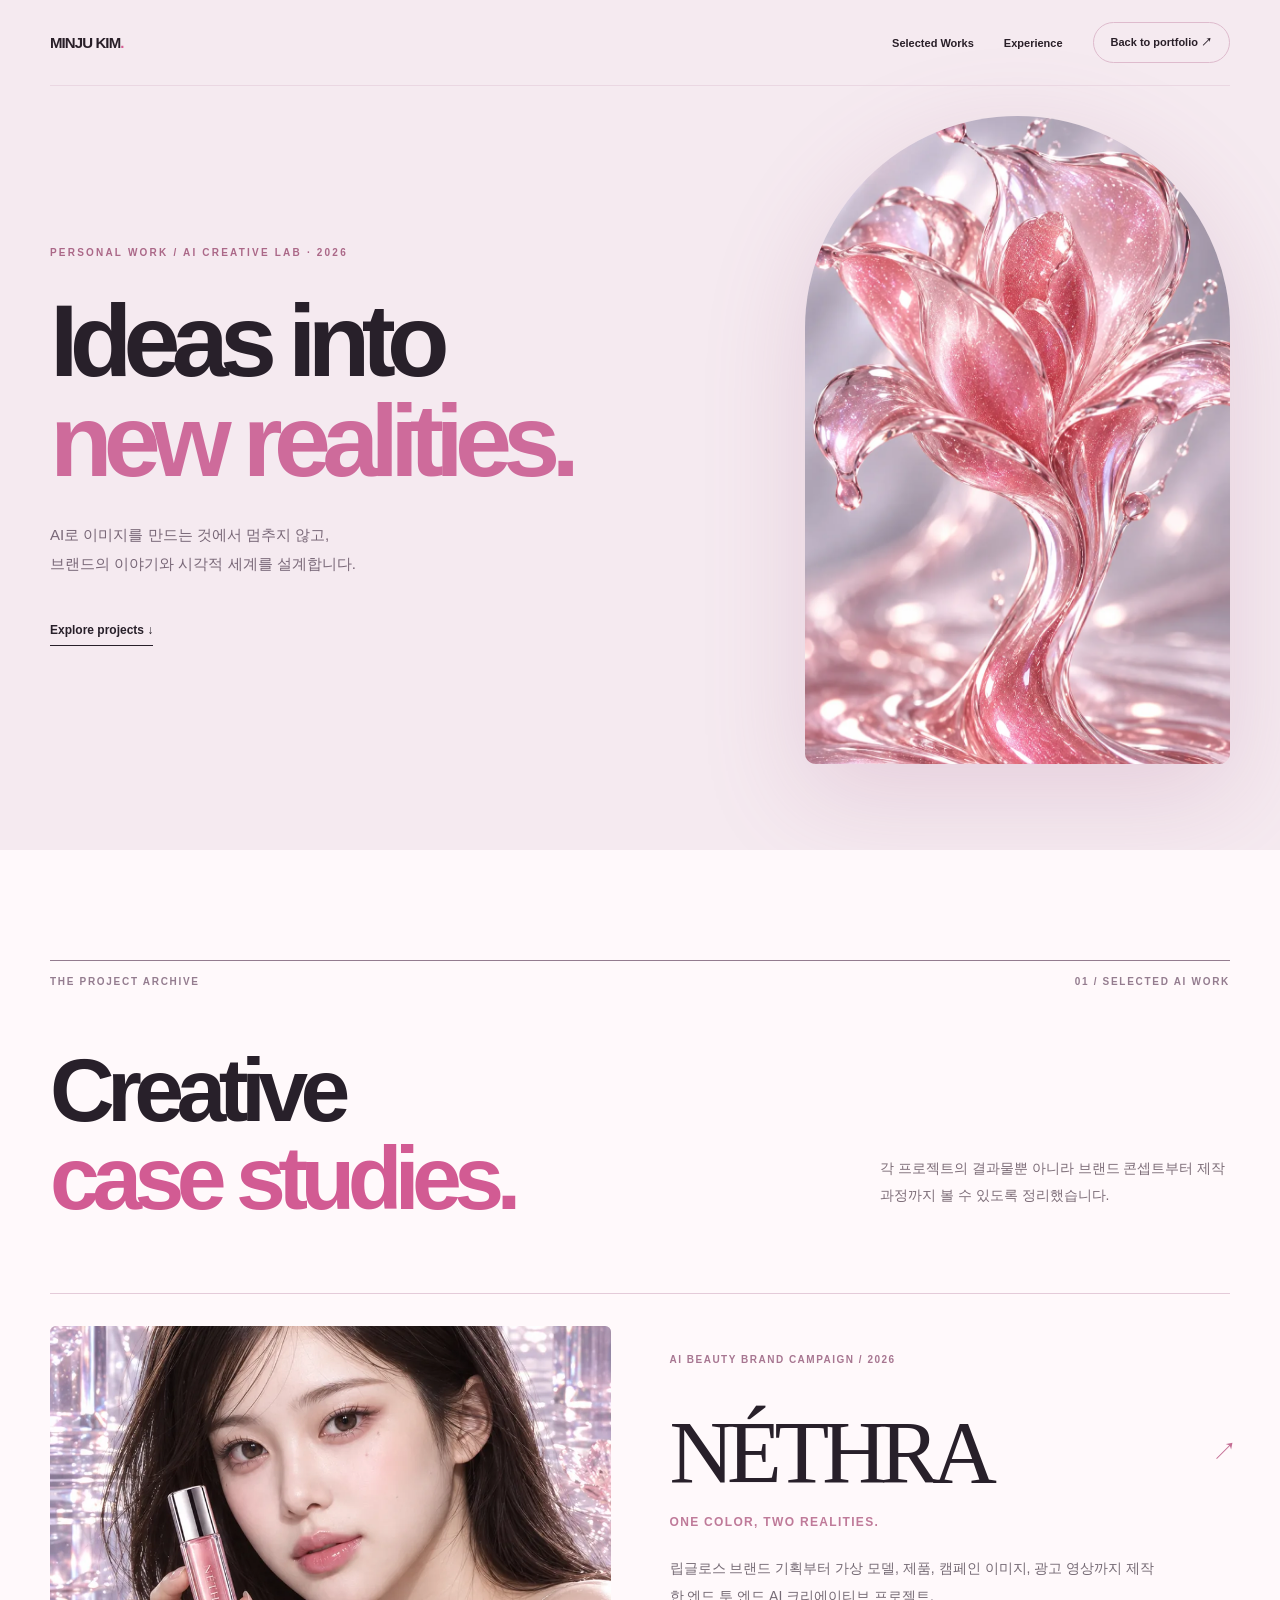
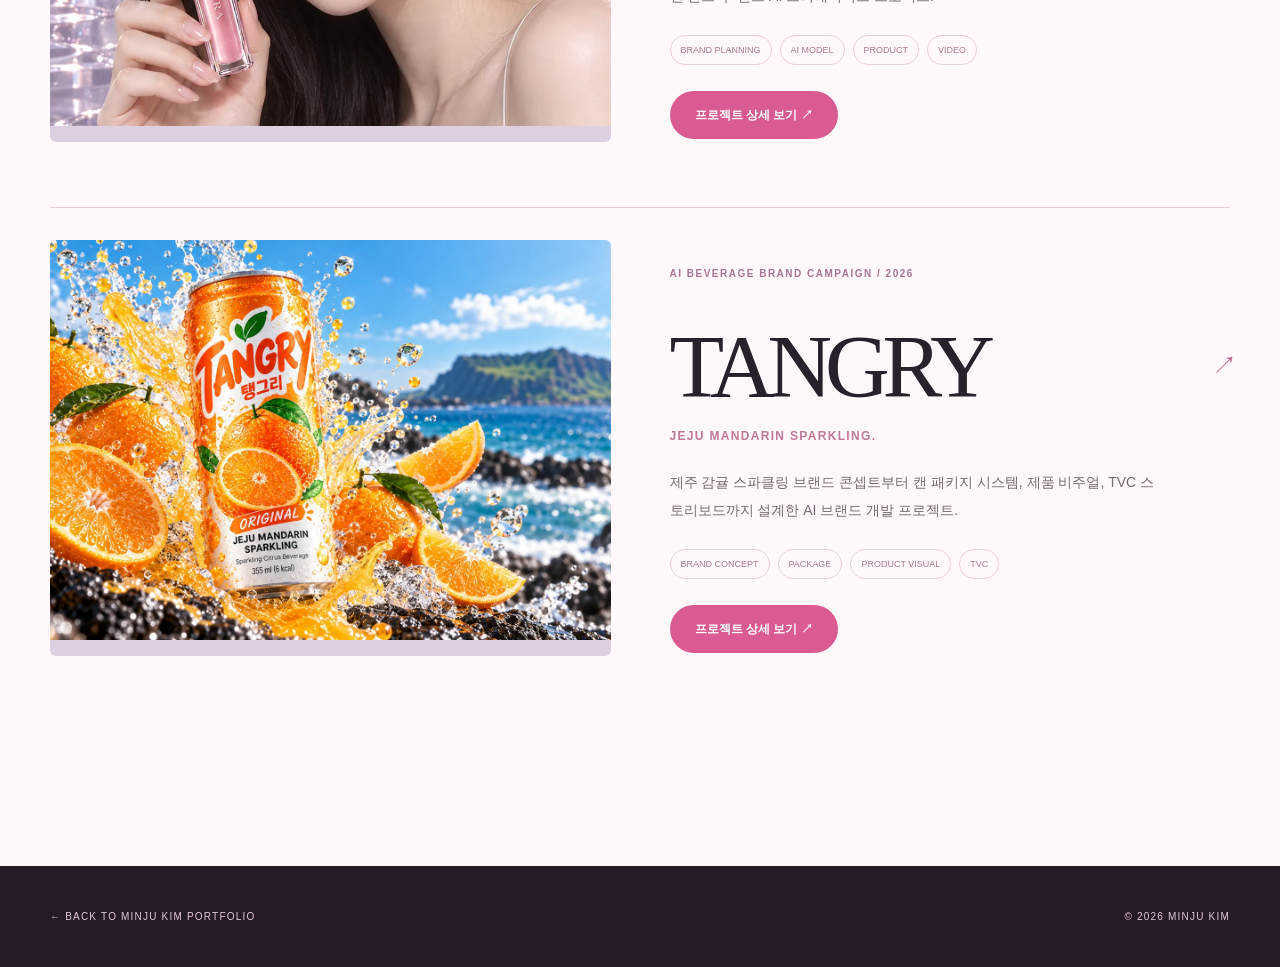
<file: ai-lab.html>
<!doctype html><html lang="ko"><head><meta charset="utf-8"/><meta name="viewport" content="width=device-width,initial-scale=1"/><meta name="theme-color" content="#fff9fb"/><meta name="description" content="김민주의 AI Creative Lab — 생성형 AI를 활용한 브랜드 기획, 제품·모델 디자인, 캠페인 영상 프로젝트 모음."/><title>AI Creative Lab | MINJU KIM</title><link rel="stylesheet" href="ai-pages.css"/></head><body class="lab-page"><a class="skip" href="#projects">프로젝트 바로가기</a><header class="case-header lab-header"><nav class="case-nav page-wrap" aria-label="포트폴리오 탐색"><a href="index.html" class="case-brand">MINJU KIM<span>.</span></a><div class="case-nav-right"><a href="index.html#works">Selected Works</a><a href="index.html#experience">Experience</a><a class="case-nav-pill" href="index.html">Back to portfolio ↗</a></div></nav></header><main><section class="lab-hero"><div class="page-wrap lab-hero-inner"><div><p class="case-overline">PERSONAL WORK / AI CREATIVE LAB · 2026</p><h1>Ideas into<br/><em>new realities.</em></h1><p>AI로 이미지를 만드는 것에서 멈추지 않고,<br/>브랜드의 이야기와 시각적 세계를 설계합니다.</p><a href="#projects" class="under-link">Explore projects ↓</a></div><img src="assets/nethra/flower.webp" alt="로즈핑크 크리스털 플라워로 표현한 NÉTHRA AI 프로젝트" fetchpriority="high"/></div></section><section class="lab-projects" id="projects"><div class="page-wrap"><div class="section-label"><span>THE PROJECT ARCHIVE</span><span>01 / SELECTED AI WORK</span></div><div class="lab-project-heading"><h2>Creative<br/><em>case studies.</em></h2><p>각 프로젝트의 결과물뿐 아니라 브랜드 콘셉트부터 제작 과정까지 볼 수 있도록 정리했습니다.</p></div>
<!-- ADD A PROJECT: Copy an article in this list, create its detail HTML file under projects/, and update title/image/link. See README.md. -->
<div class="lab-card-list"><article class="lab-project-card"><a class="lab-card-image" href="projects/nethra.html"><img src="assets/nethra/hero.webp" alt="NÉTHRA 가상 뷰티 브랜드 캠페인 광고" loading="lazy"/></a><div class="lab-card-copy"><p>AI BEAUTY BRAND CAMPAIGN / 2026</p><h3>NÉTHRA<span>↗</span></h3><p class="lab-card-tagline">ONE COLOR, TWO REALITIES.</p><p class="lab-card-desc">립글로스 브랜드 기획부터 가상 모델, 제품, 캠페인 이미지, 광고 영상까지 제작한 엔드 투 엔드 AI 크리에이티브 프로젝트.</p><div class="lab-card-tags"><span>BRAND PLANNING</span><span>AI MODEL</span><span>PRODUCT</span><span>VIDEO</span></div><a class="lab-card-cta" href="projects/nethra.html">프로젝트 상세 보기 ↗</a></div></article><article class="lab-project-card"><a class="lab-card-image" href="projects/tangry.html" aria-label="TANGRY AI 음료 브랜드 프로젝트 상세 보기"><img src="assets/tangry/07.webp" alt="TANGRY 제주 감귤 스파클링 AI 브랜드 캠페인" loading="lazy"/></a><div class="lab-card-copy"><p>AI BEVERAGE BRAND CAMPAIGN / 2026</p><h3>TANGRY<span>↗</span></h3><p class="lab-card-tagline">JEJU MANDARIN SPARKLING.</p><p class="lab-card-desc">제주 감귤 스파클링 브랜드 콘셉트부터 캔 패키지 시스템, 제품 비주얼, TVC 스토리보드까지 설계한 AI 브랜드 개발 프로젝트.</p><div class="lab-card-tags"><span>BRAND CONCEPT</span><span>PACKAGE</span><span>PRODUCT VISUAL</span><span>TVC</span></div><a class="lab-card-cta" href="projects/tangry.html">프로젝트 상세 보기 ↗</a></div></article></div>
</div></section><footer class="lab-footer"><div class="page-wrap"><a href="index.html">← BACK TO MINJU KIM PORTFOLIO</a><span>© 2026 MINJU KIM</span></div></footer></main></body></html>
</file>
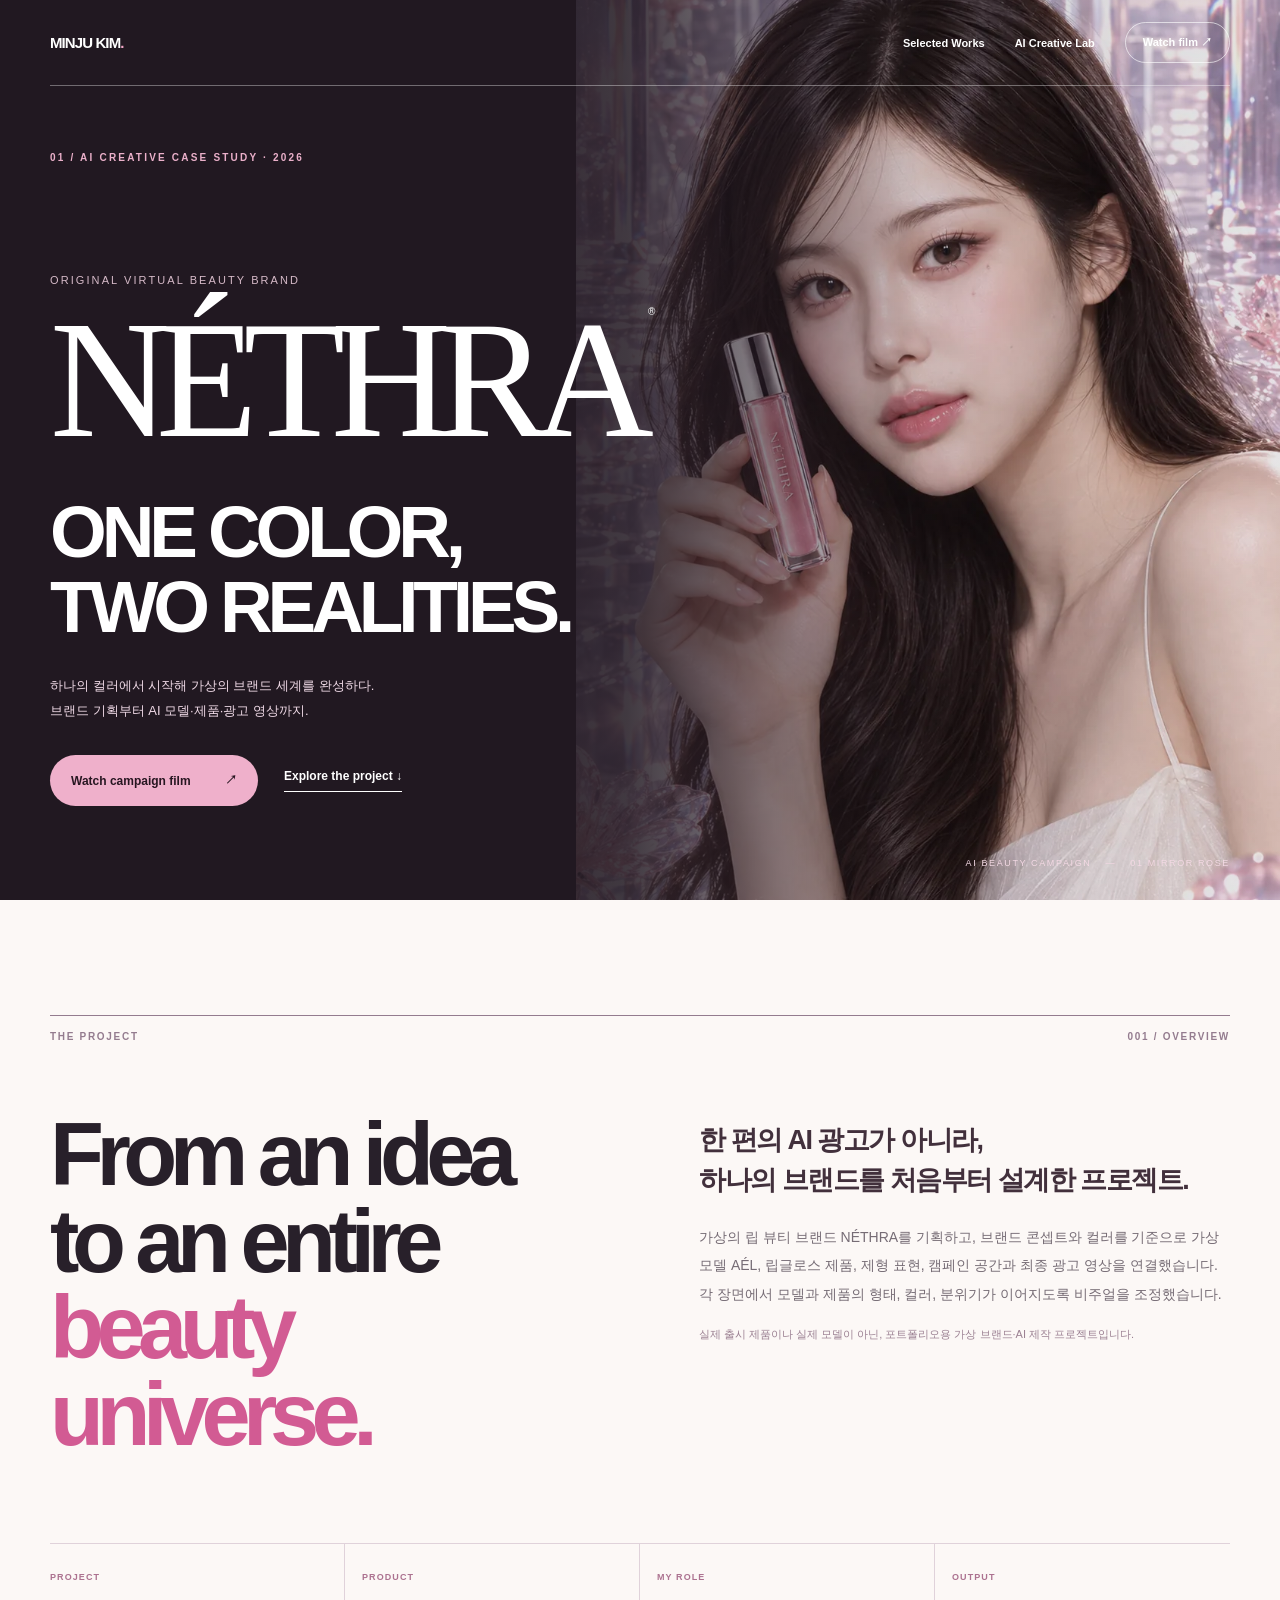
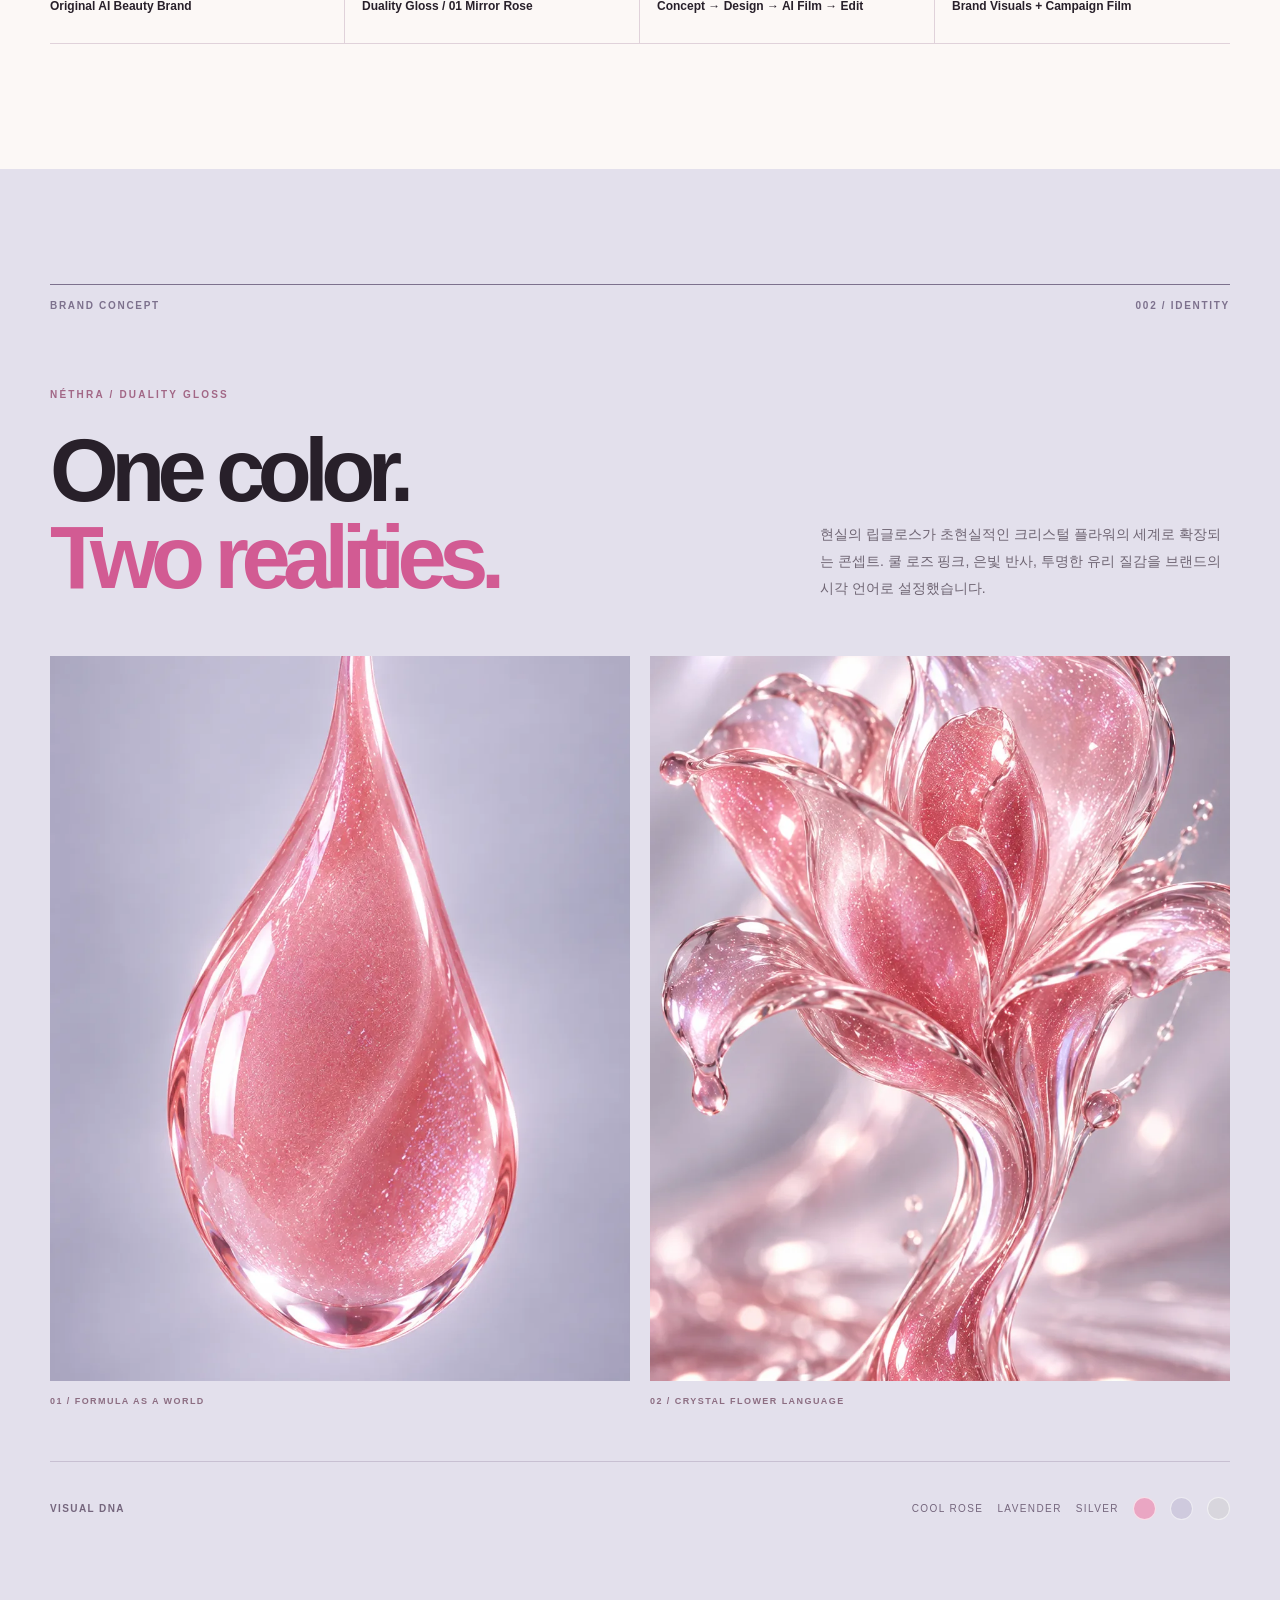
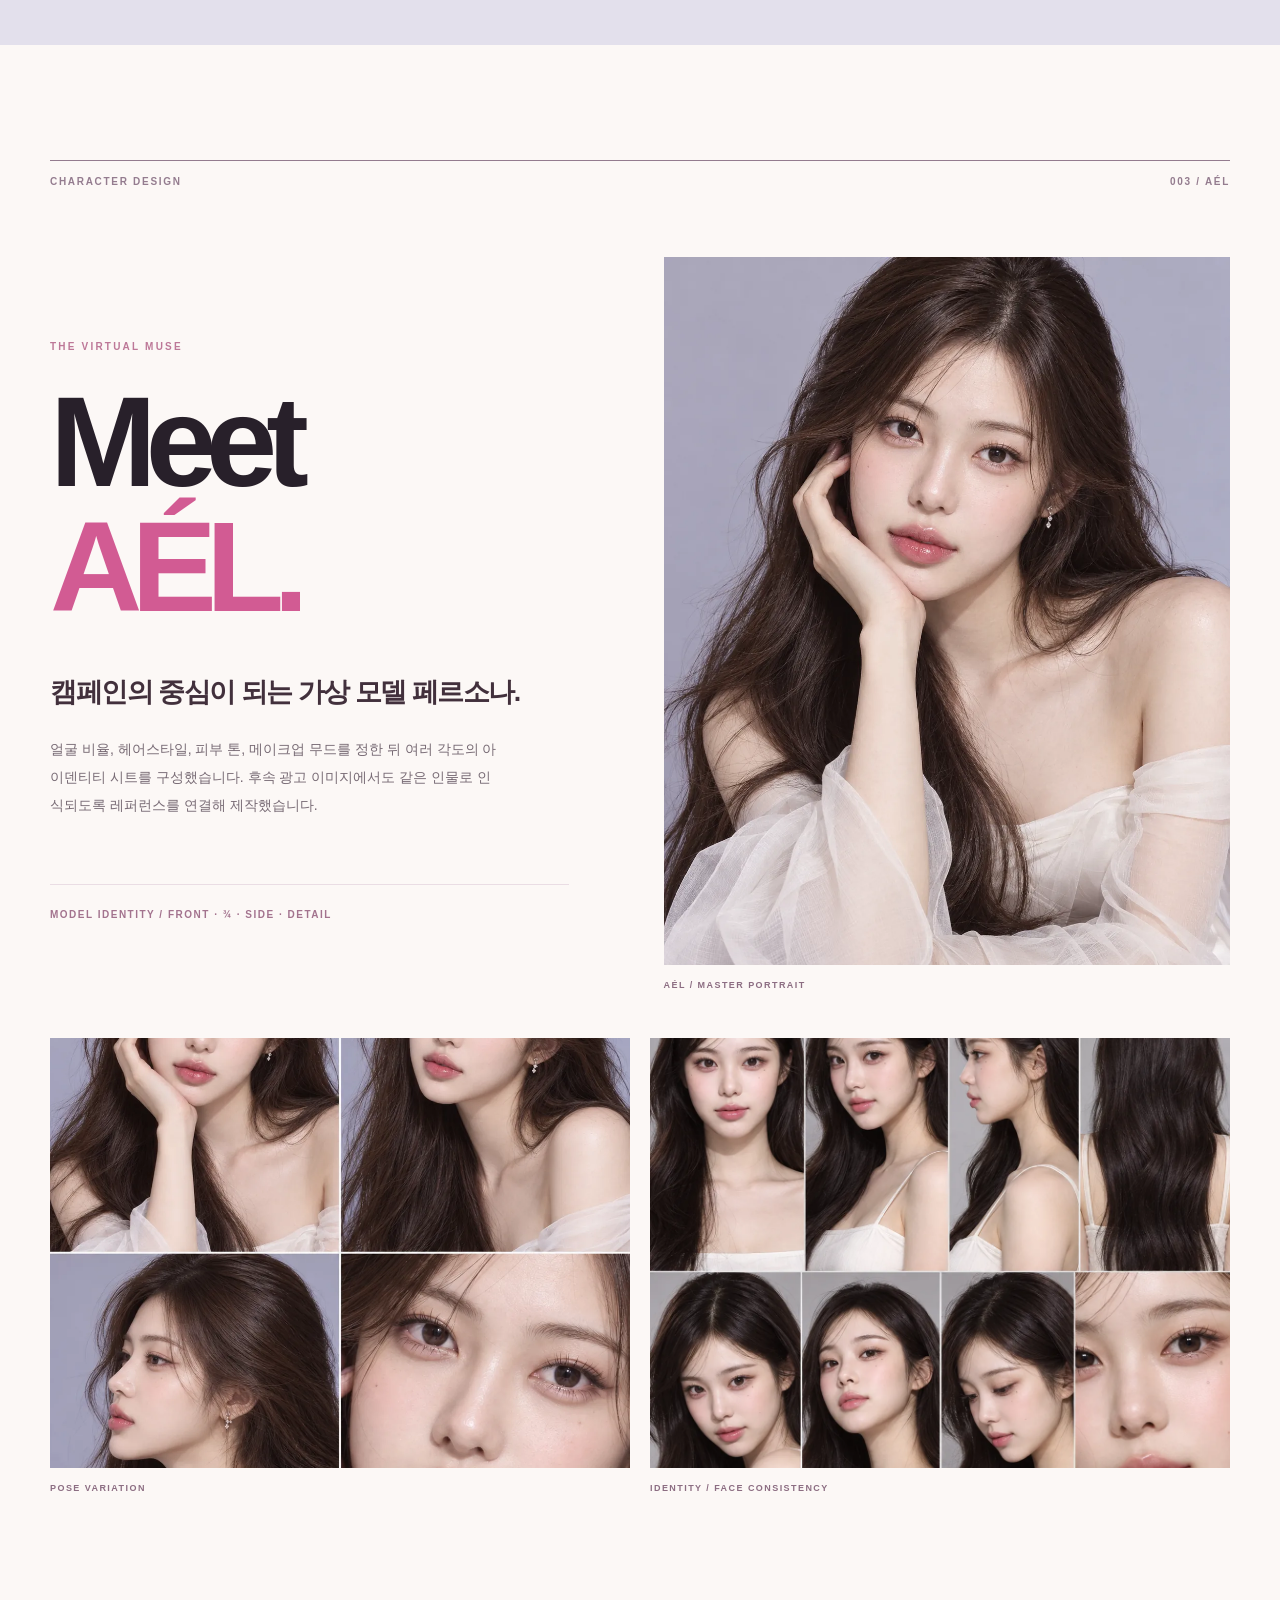
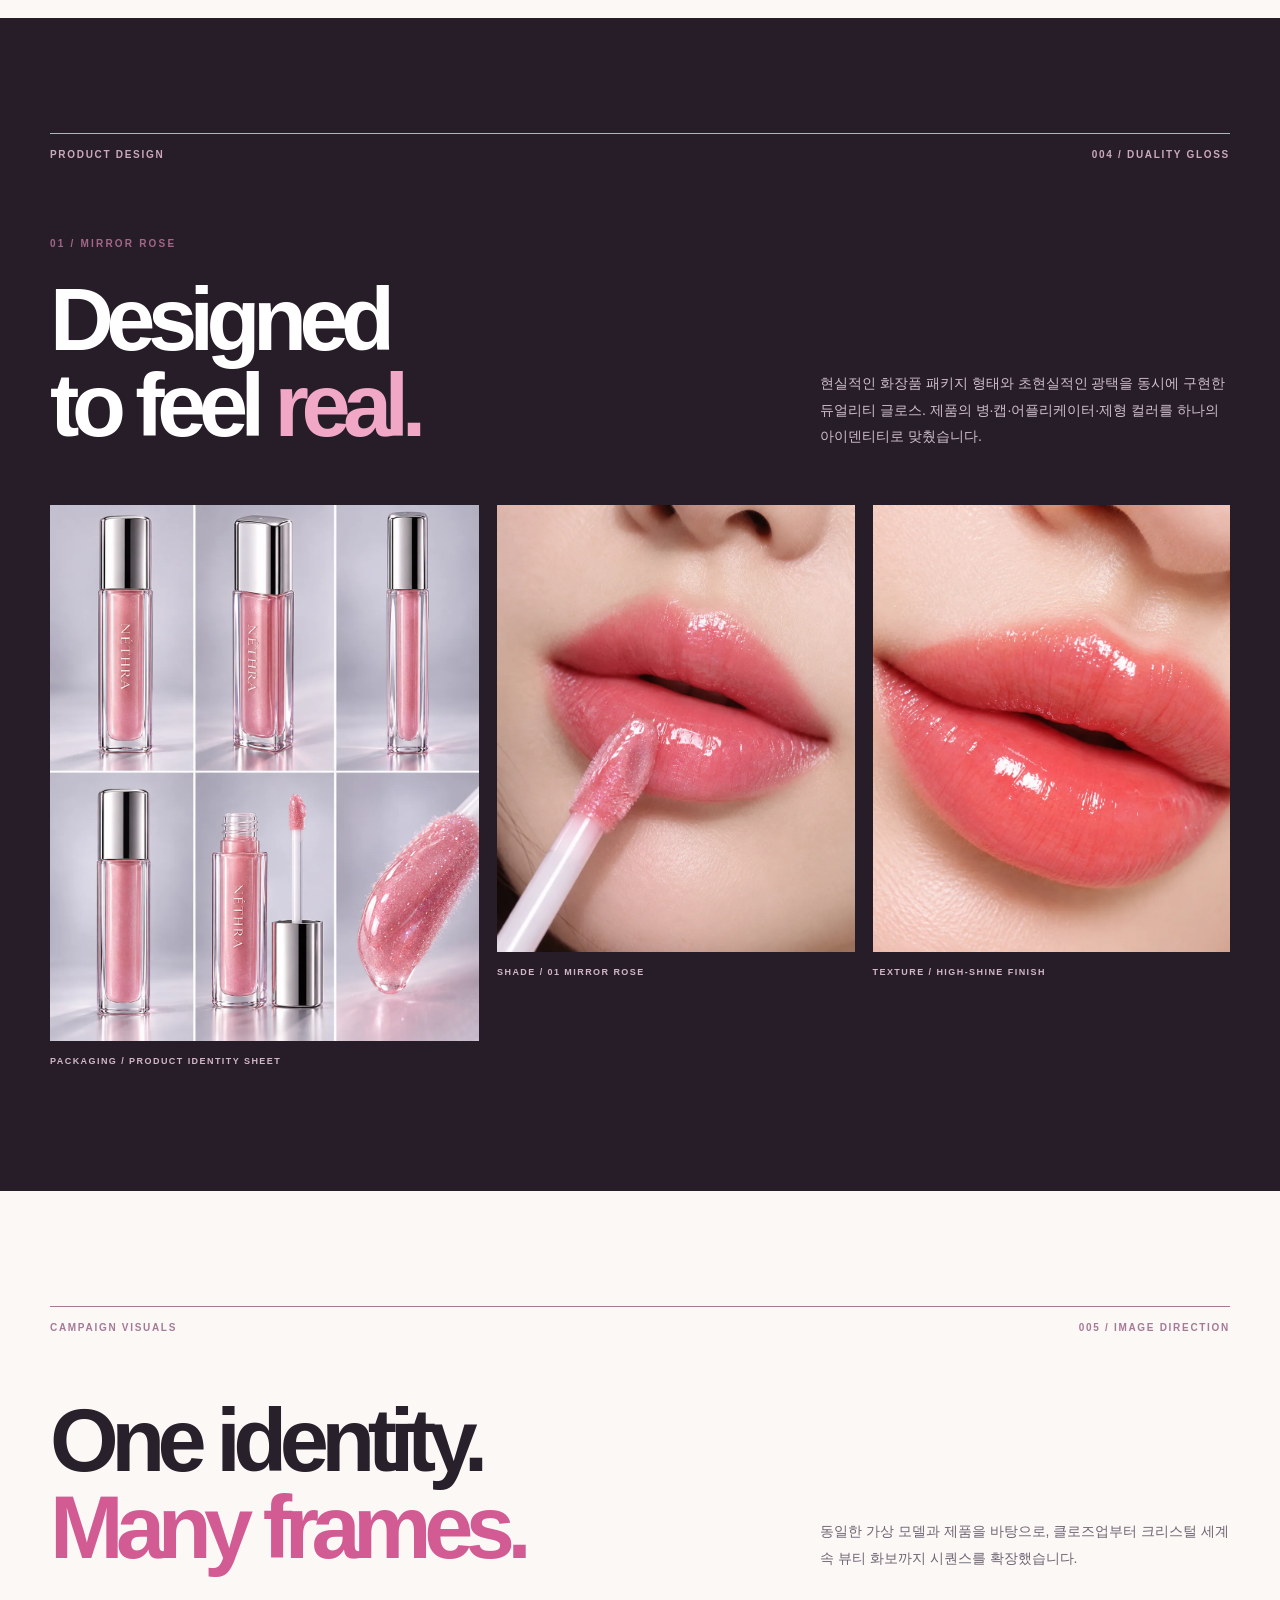
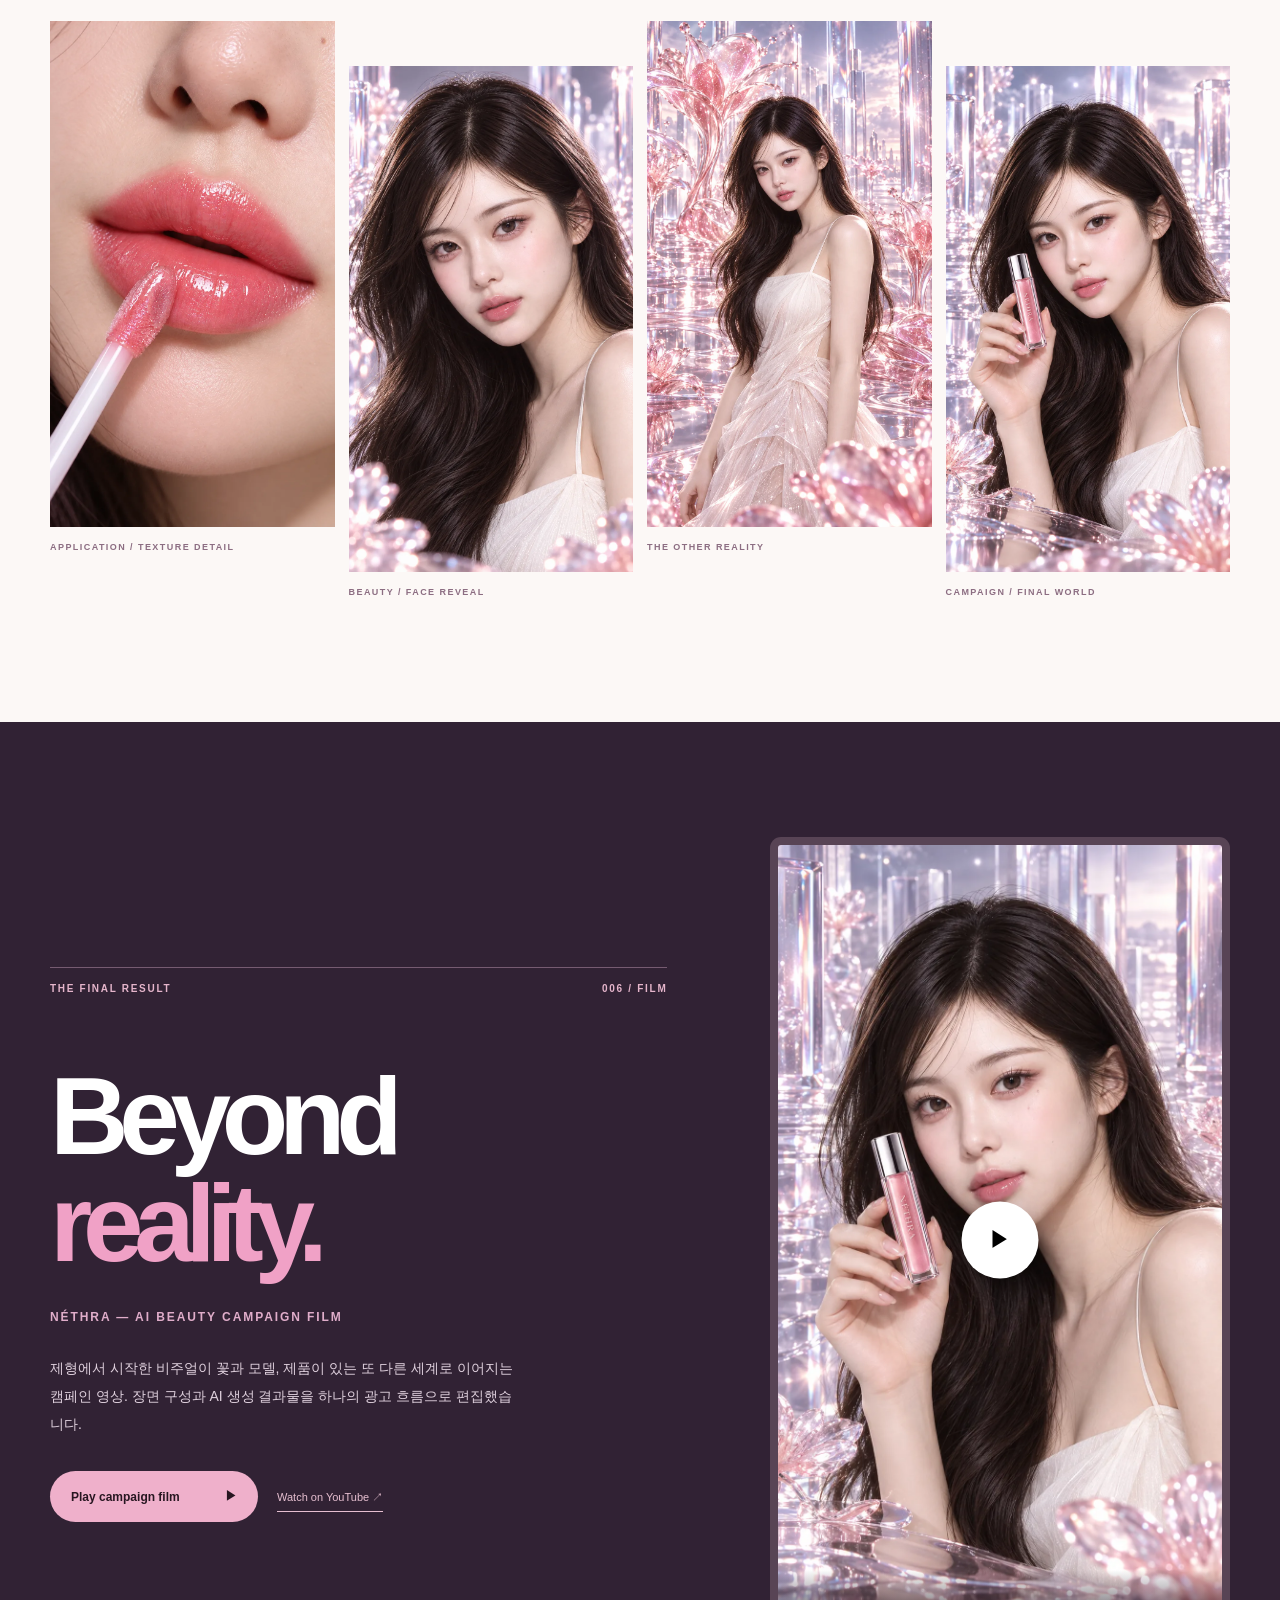
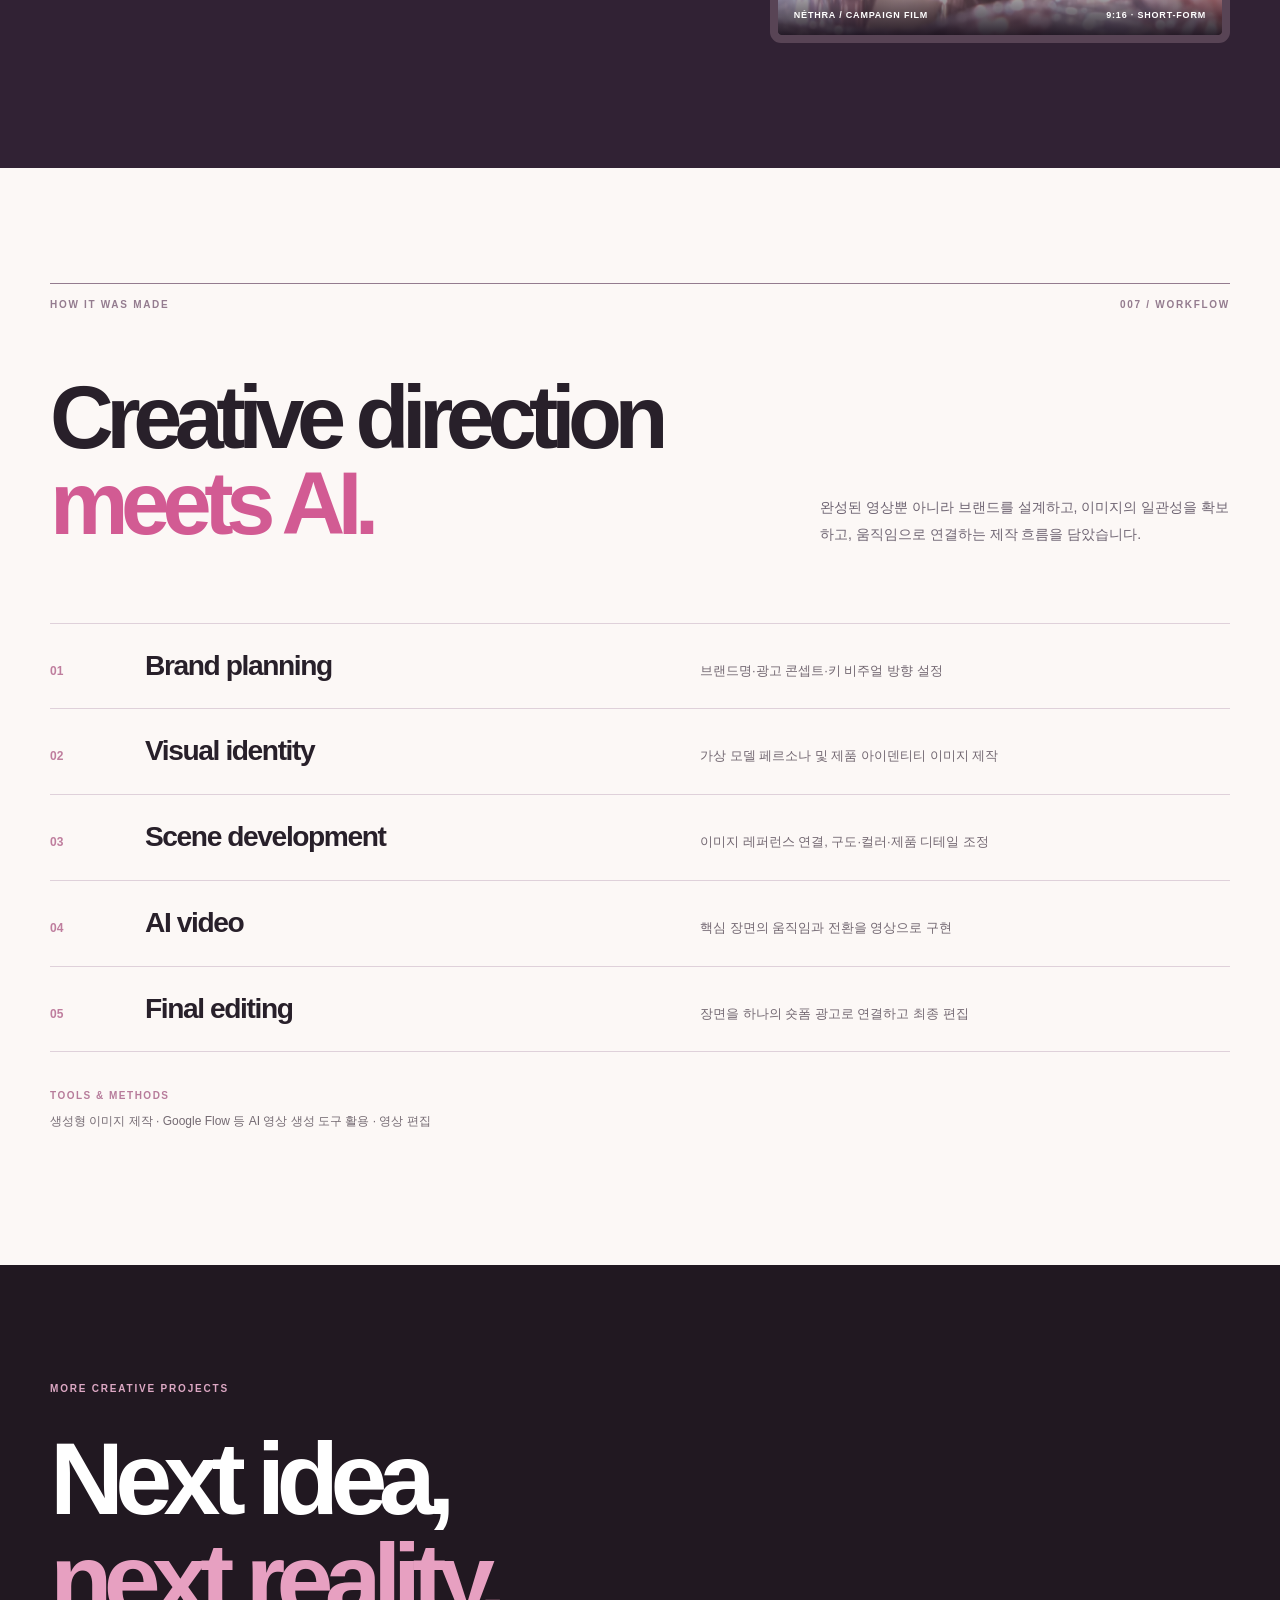
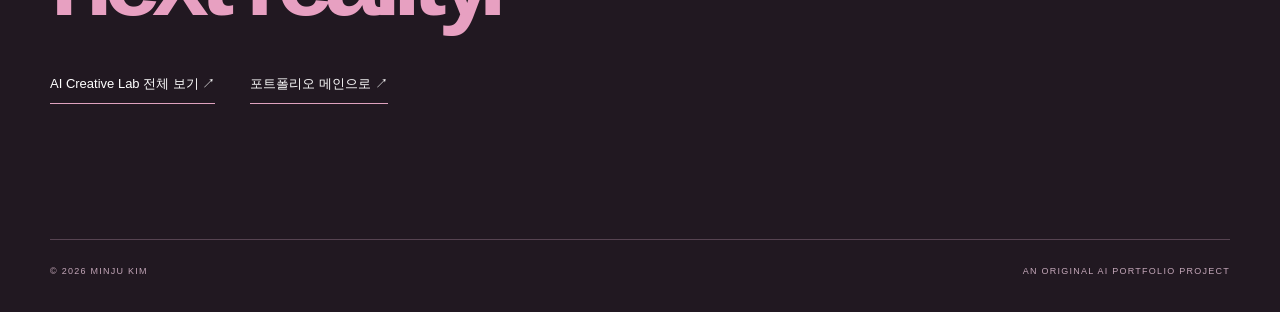
<file: nethra.html>
<!doctype html>
<html lang="ko">
<head>
  <meta charset="utf-8" />
  <meta name="viewport" content="width=device-width,initial-scale=1" />
  <meta name="referrer" content="strict-origin-when-cross-origin" />
  <meta name="theme-color" content="#211821" />
  <meta name="description" content="NÉTHRA — 가상 뷰티 브랜드 기획부터 AI 모델·제품 디자인·광고 영상까지. 김민주의 AI 크리에이티브 프로젝트." />
  <title>NÉTHRA — AI Beauty Brand Campaign | MINJU KIM</title>
  <link rel="stylesheet" href="../ai-pages.css" />
  <script src="../ai-pages.js" defer></script>
</head>
<body class="case-page">
  <a class="skip" href="#main">본문으로 이동</a>
  <header class="case-header">
    <nav class="case-nav page-wrap" aria-label="포트폴리오 탐색">
      <a class="case-brand" href="../index.html">MINJU KIM<span>.</span></a>
      <div class="case-nav-right"><a href="../index.html#works">Selected Works</a><a href="../ai-lab.html">AI Creative Lab</a><a class="case-nav-pill" href="#film">Watch film ↗</a></div>
    </nav>
  </header>
  <main id="main">
    <section class="case-hero" aria-labelledby="case-title">
      <div class="case-hero-visual"><img src="../assets/nethra/hero.webp" alt="AI 가상 모델 AÉL이 NÉTHRA 핑크 립글로스를 들고 있는 광고 이미지" fetchpriority="high" /></div>
      <div class="page-wrap case-hero-layout">
        <div class="case-hero-copy">
          <p class="case-overline">01 / AI CREATIVE CASE STUDY · 2026</p>
          <p class="case-intro-label">ORIGINAL VIRTUAL BEAUTY BRAND</p>
          <h1 id="case-title">NÉTHRA<span class="case-tm">®</span></h1>
          <p class="case-hero-tagline">ONE COLOR,<br />TWO REALITIES.</p>
          <p class="case-hero-description">하나의 컬러에서 시작해 가상의 브랜드 세계를 완성하다.<br />브랜드 기획부터 AI 모델·제품·광고 영상까지.</p>
          <div class="case-hero-actions"><a href="#film" class="pill-button">Watch campaign film <span>↗</span></a><a href="#overview" class="under-link">Explore the project ↓</a></div>
        </div>
      </div>
      <div class="case-hero-index">AI BEAUTY CAMPAIGN <span>—</span> 01 MIRROR ROSE</div>
    </section>

    <section class="case-overview cream-section" id="overview">
      <div class="page-wrap">
        <div class="section-label"><span>THE PROJECT</span><span>001 / OVERVIEW</span></div>
        <div class="overview-grid">
          <h2>From an idea<br />to an entire<br /><em>beauty universe.</em></h2>
          <div class="overview-copy"><p class="strong-korean">한 편의 AI 광고가 아니라,<br />하나의 브랜드를 처음부터 설계한 프로젝트.</p><p>가상의 립 뷰티 브랜드 NÉTHRA를 기획하고, 브랜드 콘셉트와 컬러를 기준으로 가상 모델 AÉL, 립글로스 제품, 제형 표현, 캠페인 공간과 최종 광고 영상을 연결했습니다. 각 장면에서 모델과 제품의 형태, 컬러, 분위기가 이어지도록 비주얼을 조정했습니다.</p><p class="note">실제 출시 제품이나 실제 모델이 아닌, 포트폴리오용 가상 브랜드·AI 제작 프로젝트입니다.</p></div>
        </div>
        <div class="project-facts"><div><span>PROJECT</span><strong>Original AI Beauty Brand</strong></div><div><span>PRODUCT</span><strong>Duality Gloss / 01 Mirror Rose</strong></div><div><span>MY ROLE</span><strong>Concept → Design → AI Film → Edit</strong></div><div><span>OUTPUT</span><strong>Brand Visuals + Campaign Film</strong></div></div>
      </div>
    </section>

    <section class="case-brand-world" id="concept">
      <div class="page-wrap">
        <div class="section-label"><span>BRAND CONCEPT</span><span>002 / IDENTITY</span></div>
        <div class="concept-heading"><div><p class="small-caps">NÉTHRA / DUALITY GLOSS</p><h2>One color.<br /><em>Two realities.</em></h2></div><p>현실의 립글로스가 초현실적인 크리스털 플라워의 세계로 확장되는 콘셉트. 쿨 로즈 핑크, 은빛 반사, 투명한 유리 질감을 브랜드의 시각 언어로 설정했습니다.</p></div>
        <div class="concept-pair"><figure class="figure"><img src="../assets/nethra/formula.webp" loading="lazy" alt="반투명 로즈핑크 글로스 방울로 표현한 제형 콘셉트" /><figcaption>01 / FORMULA AS A WORLD</figcaption></figure><figure class="figure"><img src="../assets/nethra/flower.webp" loading="lazy" alt="반투명 핑크 글로스가 크리스털 꽃으로 변형된 장면" /><figcaption>02 / CRYSTAL FLOWER LANGUAGE</figcaption></figure></div>
        <div class="brand-palette" aria-label="NÉTHRA의 콘셉트 컬러"><p>VISUAL DNA</p><span>COOL ROSE</span><span>LAVENDER</span><span>SILVER</span><div class="swatch" style="background:#eaa6c3"></div><div class="swatch" style="background:#cfcade"></div><div class="swatch" style="background:#d8d6dd"></div></div>
      </div>
    </section>

    <section class="case-model cream-section" id="model">
      <div class="page-wrap">
        <div class="section-label"><span>CHARACTER DESIGN</span><span>003 / AÉL</span></div>
        <div class="model-grid"><div class="model-copy"><p class="small-caps rose">THE VIRTUAL MUSE</p><h2>Meet<br /><em>AÉL.</em></h2><p class="strong-korean">캠페인의 중심이 되는 가상 모델 페르소나.</p><p>얼굴 비율, 헤어스타일, 피부 톤, 메이크업 무드를 정한 뒤 여러 각도의 아이덴티티 시트를 구성했습니다. 후속 광고 이미지에서도 같은 인물로 인식되도록 레퍼런스를 연결해 제작했습니다.</p><div class="rule-label">MODEL IDENTITY / FRONT · ¾ · SIDE · DETAIL</div></div><figure class="model-main figure"><img src="../assets/nethra/model-portrait.webp" loading="lazy" alt="NÉTHRA 가상 모델 AÉL 정면 프로필" /><figcaption>AÉL / MASTER PORTRAIT</figcaption></figure></div>
        <div class="model-sheets"><figure class="figure"><img src="../assets/nethra/model-angles.webp" loading="lazy" alt="가상 모델 AÉL의 변형된 포즈와 각도"/><figcaption>POSE VARIATION</figcaption></figure><figure class="figure"><img src="../assets/nethra/model-sheet.webp" loading="lazy" alt="AÉL 얼굴·입술·옆모습을 포함한 아이덴티티 시트"/><figcaption>IDENTITY / FACE CONSISTENCY</figcaption></figure></div>
      </div>
    </section>

    <section class="case-product" id="product">
      <div class="page-wrap"><div class="section-label"><span>PRODUCT DESIGN</span><span>004 / DUALITY GLOSS</span></div>
        <div class="product-heading"><div><p class="small-caps">01 / MIRROR ROSE</p><h2>Designed<br />to feel <em>real.</em></h2></div><p>현실적인 화장품 패키지 형태와 초현실적인 광택을 동시에 구현한 듀얼리티 글로스. 제품의 병·캡·어플리케이터·제형 컬러를 하나의 아이덴티티로 맞췄습니다.</p></div>
        <div class="product-gallery"><figure class="figure product-primary"><img src="../assets/nethra/product-sheet.webp" loading="lazy" alt="NÉTHRA 립글로스 다양한 각도와 어플리케이터 제품 시트"/><figcaption>PACKAGING / PRODUCT IDENTITY SHEET</figcaption></figure><figure class="figure"><img src="../assets/nethra/product-shade.webp" loading="lazy" alt="NÉTHRA 미러 로즈 립글로스 발색과 광택"/><figcaption>SHADE / 01 MIRROR ROSE</figcaption></figure><figure class="figure"><img src="../assets/nethra/lip-texture.webp" loading="lazy" alt="로즈 핑크 립글로스 입술 텍스처 클로즈업"/><figcaption>TEXTURE / HIGH-SHINE FINISH</figcaption></figure></div>
      </div>
    </section>

    <section class="case-campaign cream-section" id="campaign">
      <div class="page-wrap"><div class="section-label"><span>CAMPAIGN VISUALS</span><span>005 / IMAGE DIRECTION</span></div>
        <div class="campaign-heading"><h2>One identity.<br /><em>Many frames.</em></h2><p>동일한 가상 모델과 제품을 바탕으로, 클로즈업부터 크리스털 세계 속 뷰티 화보까지 시퀀스를 확장했습니다.</p></div>
        <div class="campaign-grid"><figure class="figure"><img src="../assets/nethra/lip-action.webp" loading="lazy" alt="립글로스 어플리케이터로 입술에 제품을 바르는 매크로 이미지"/><figcaption>APPLICATION / TEXTURE DETAIL</figcaption></figure><figure class="figure"><img src="../assets/nethra/beauty-portrait.webp" loading="lazy" alt="크리스털 배경 속 가상 모델 뷰티 포트레이트"/><figcaption>BEAUTY / FACE REVEAL</figcaption></figure><figure class="figure"><img src="../assets/nethra/realm-portrait.webp" loading="lazy" alt="크리스털 꽃과 액체 광택으로 구성한 초현실적 세계의 가상 모델"/><figcaption>THE OTHER REALITY</figcaption></figure><figure class="figure"><img src="../assets/nethra/realm-wide.webp" loading="lazy" alt="대형 핑크 크리스털 꽃이 있는 캠페인 세계 속 가상 모델의 전신 이미지"/><figcaption>CAMPAIGN / FINAL WORLD</figcaption></figure></div>
      </div>
    </section>

    <section class="case-film" id="film">
      <div class="page-wrap film-layout"><div class="film-copy"><p class="section-label film-label"><span>THE FINAL RESULT</span><span>006 / FILM</span></p><h2>Beyond<br /><em>reality.</em></h2><p class="film-sub">NÉTHRA — AI BEAUTY CAMPAIGN FILM</p><p>제형에서 시작한 비주얼이 꽃과 모델, 제품이 있는 또 다른 세계로 이어지는 캠페인 영상. 장면 구성과 AI 생성 결과물을 하나의 광고 흐름으로 편집했습니다.</p><button class="pill-button film-play" type="button" data-case-video="nsKG7nkPA0Y">Play campaign film <span>▶</span></button><a class="film-external" href="https://youtube.com/shorts/nsKG7nkPA0Y" target="_blank" rel="noopener noreferrer">Watch on YouTube ↗</a></div><div class="film-cover"><img src="../assets/nethra/hero.webp" loading="lazy" alt="NÉTHRA 캠페인 영상 포스터, 가상 모델과 립글로스"/><button type="button" class="film-cover-play" data-case-video="nsKG7nkPA0Y" aria-label="NÉTHRA 캠페인 영상 재생">▶</button><div class="film-cover-footer"><span>NÉTHRA / CAMPAIGN FILM</span><span>9:16 · SHORT-FORM</span></div></div></div>
    </section>

    <section class="case-process cream-section" id="process">
      <div class="page-wrap"><div class="section-label"><span>HOW IT WAS MADE</span><span>007 / WORKFLOW</span></div><div class="process-top"><h2>Creative direction<br /><em>meets AI.</em></h2><p>완성된 영상뿐 아니라 브랜드를 설계하고, 이미지의 일관성을 확보하고, 움직임으로 연결하는 제작 흐름을 담았습니다.</p></div>
        <div class="process-rows"><div><span>01</span><h3>Brand planning</h3><p>브랜드명·광고 콘셉트·키 비주얼 방향 설정</p></div><div><span>02</span><h3>Visual identity</h3><p>가상 모델 페르소나 및 제품 아이덴티티 이미지 제작</p></div><div><span>03</span><h3>Scene development</h3><p>이미지 레퍼런스 연결, 구도·컬러·제품 디테일 조정</p></div><div><span>04</span><h3>AI video</h3><p>핵심 장면의 움직임과 전환을 영상으로 구현</p></div><div><span>05</span><h3>Final editing</h3><p>장면을 하나의 숏폼 광고로 연결하고 최종 편집</p></div></div>
        <p class="process-foot">TOOLS & METHODS <span>생성형 이미지 제작 · Google Flow 등 AI 영상 생성 도구 활용 · 영상 편집</span></p>
      </div>
    </section>

    <section class="case-next"><div class="page-wrap"><p>MORE CREATIVE PROJECTS</p><h2>Next idea,<br /><em>next reality.</em></h2><div class="case-next-links"><a href="../ai-lab.html">AI Creative Lab 전체 보기 ↗</a><a href="../index.html">포트폴리오 메인으로 ↗</a></div><div class="case-footer"><span>© 2026 MINJU KIM</span><span>AN ORIGINAL AI PORTFOLIO PROJECT</span></div></div></section>
  </main>
  <dialog class="film-dialog" id="case-video-dialog" aria-labelledby="case-video-title"><div class="film-dialog-top"><div><p>NÉTHRA / AI CAMPAIGN</p><h2 id="case-video-title">Beyond Reality.</h2></div><button type="button" id="case-dialog-close" aria-label="영상 닫기">✕</button></div><div class="film-dialog-stage" id="case-video-stage"></div><p class="film-dialog-note">GitHub Pages 등 배포된 주소에서 재생해 주세요. 로컬 HTML 미리보기에서는 YouTube 오류 153을 방지하기 위해 임베드를 표시하지 않습니다.</p><a href="https://youtube.com/shorts/nsKG7nkPA0Y" target="_blank" rel="noopener noreferrer" class="film-dialog-link">YouTube에서 열기 ↗</a></dialog>
</body>
</html>
</file>
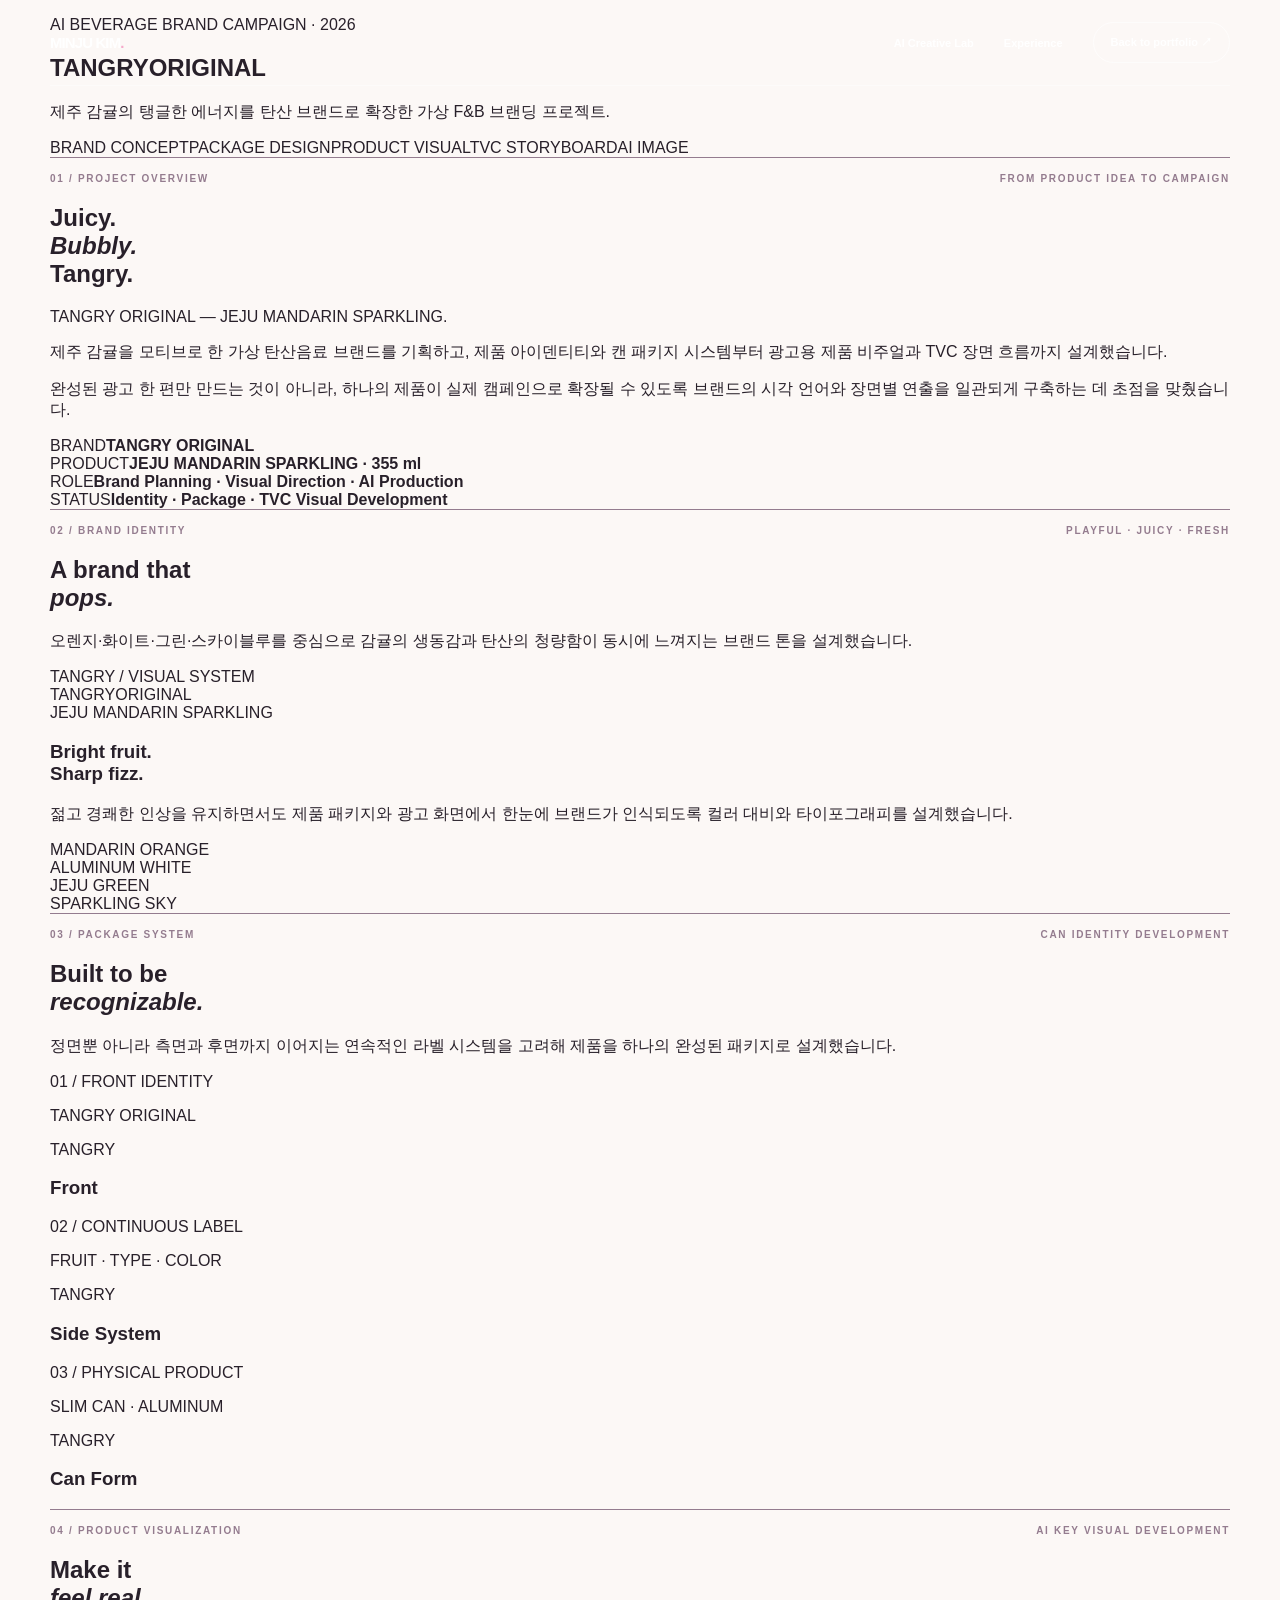
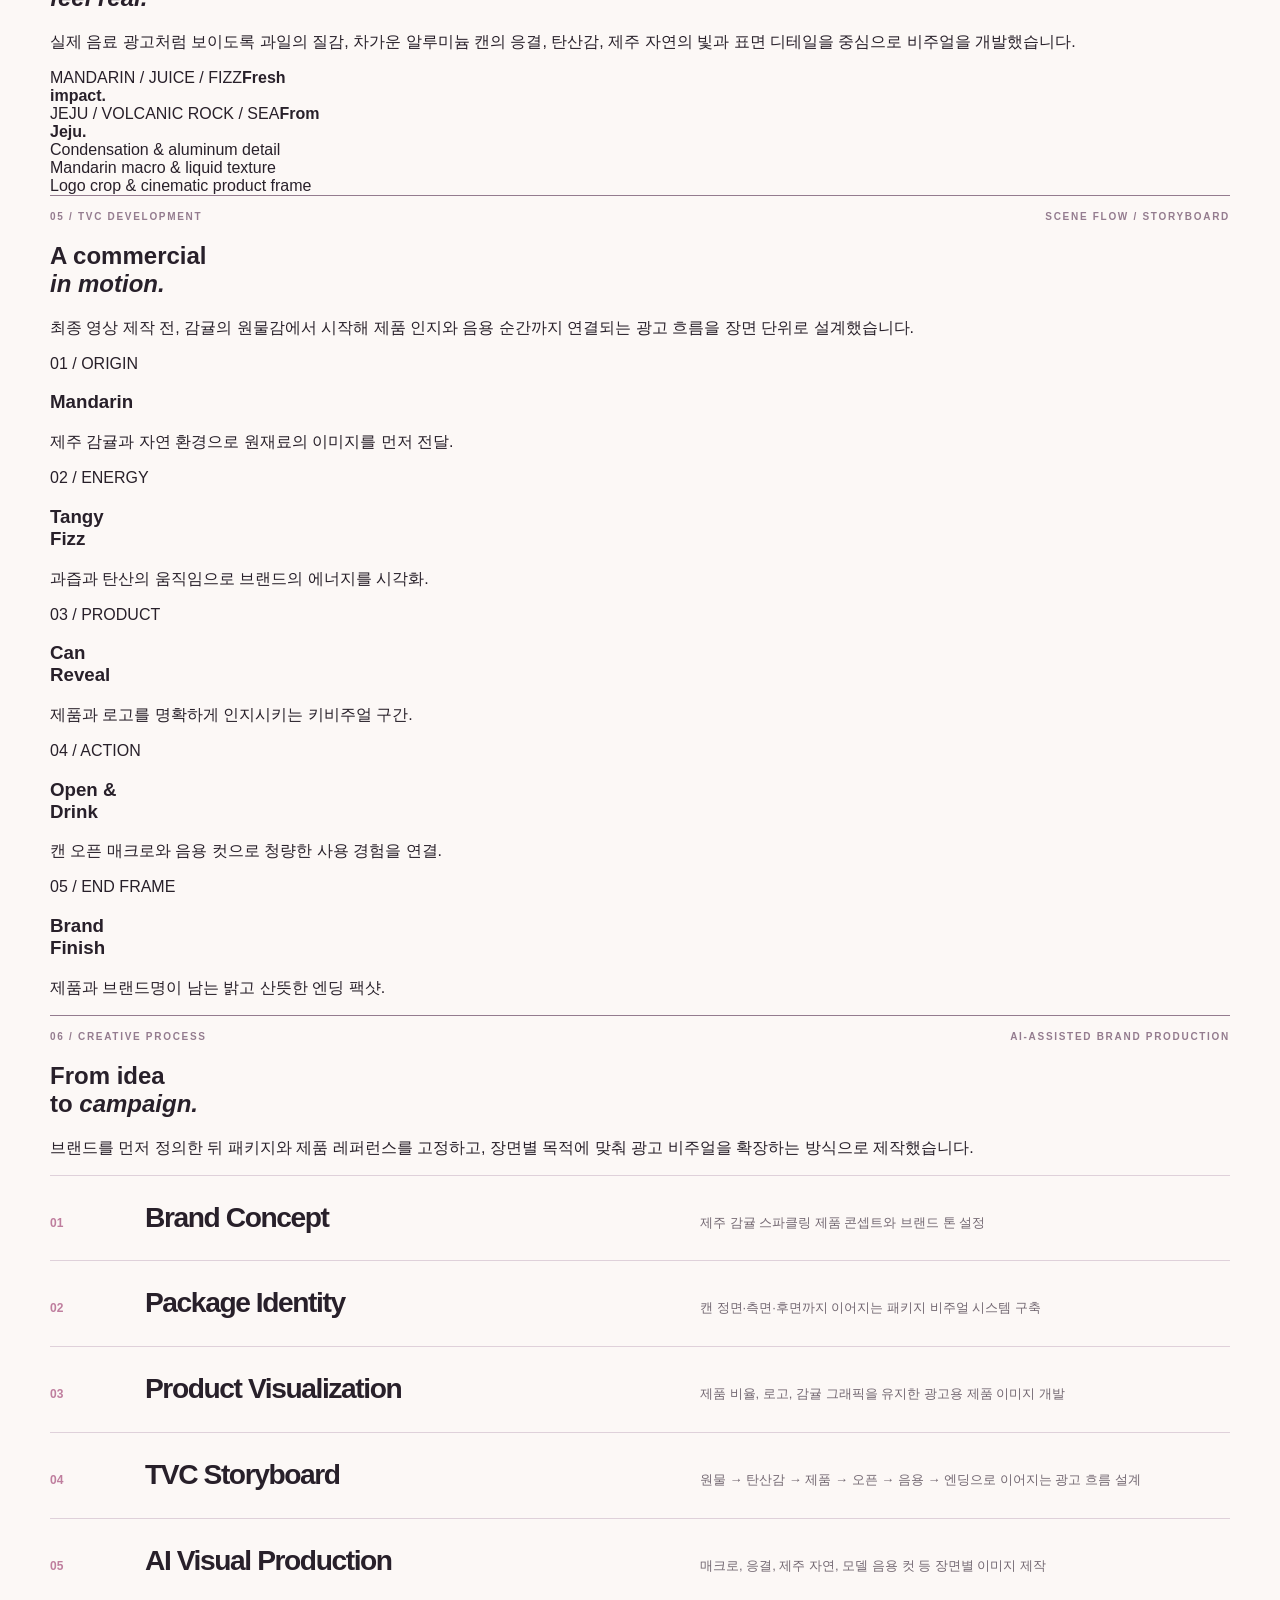
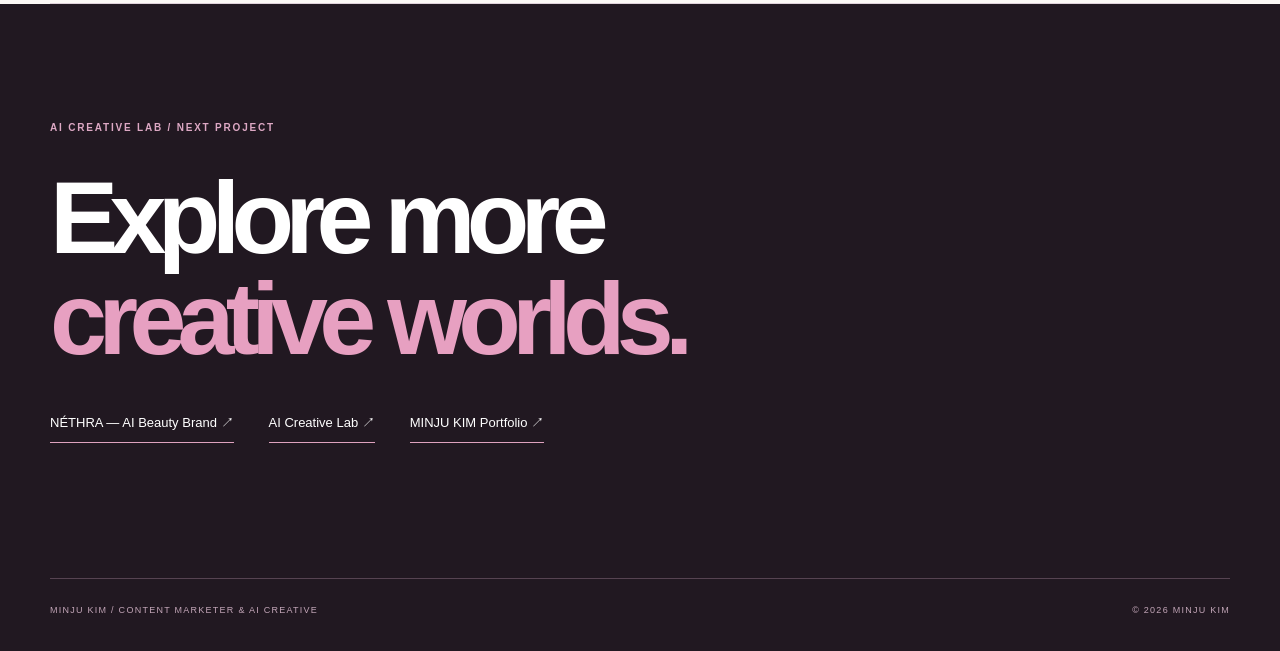
<file: tangry.html>
<!doctype html>
<html lang="ko">
<head>
  <meta charset="utf-8"/>
  <meta name="viewport" content="width=device-width,initial-scale=1"/>
  <meta name="theme-color" content="#fffaf0"/>
  <meta name="description" content="MINJU KIM의 TANGRY AI Beverage Brand Campaign — 제주 감귤 스파클링 가상 브랜드 기획, 패키지 시스템, 제품 비주얼, TVC 스토리보드."/>
  <title>TANGRY — AI Beverage Brand Campaign | MINJU KIM</title>
  <link rel="stylesheet" href="../ai-pages.css"/>
</head>
<body class="tangry-page">
  <header class="case-header">
    <nav class="case-nav page-wrap" aria-label="프로젝트 탐색">
      <a href="../index.html" class="case-brand">MINJU KIM<span>.</span></a>
      <div class="case-nav-right">
        <a href="../ai-lab.html">AI Creative Lab</a>
        <a href="../index.html#experience">Experience</a>
        <a class="case-nav-pill" href="../index.html">Back to portfolio ↗</a>
      </div>
    </nav>
  </header>

  <main>
    <section class="tangry-hero">
      <div class="page-wrap tangry-hero-inner">
        <p class="tangry-kicker">AI BEVERAGE BRAND CAMPAIGN · 2026</p>
        <h1>TANGRY<span>ORIGINAL</span></h1>
        <p class="tangry-hero-copy">제주 감귤의 탱글한 에너지를 탄산 브랜드로 확장한 가상 F&amp;B 브랜딩 프로젝트.</p>
        <div class="tangry-hero-meta"><span>BRAND CONCEPT</span><span>PACKAGE DESIGN</span><span>PRODUCT VISUAL</span><span>TVC STORYBOARD</span><span>AI IMAGE</span></div>
      </div>
    </section>

    <section class="tangry-overview">
      <div class="page-wrap">
        <div class="section-label"><span>01 / PROJECT OVERVIEW</span><span>FROM PRODUCT IDEA TO CAMPAIGN</span></div>
        <div class="tangry-overview-grid">
          <h2>Juicy.<br/><em>Bubbly.</em><br/>Tangry.</h2>
          <div class="tangry-overview-copy">
            <p class="lead">TANGRY ORIGINAL — JEJU MANDARIN SPARKLING.</p>
            <p>제주 감귤을 모티브로 한 가상 탄산음료 브랜드를 기획하고, 제품 아이덴티티와 캔 패키지 시스템부터 광고용 제품 비주얼과 TVC 장면 흐름까지 설계했습니다.</p>
            <p>완성된 광고 한 편만 만드는 것이 아니라, 하나의 제품이 실제 캠페인으로 확장될 수 있도록 브랜드의 시각 언어와 장면별 연출을 일관되게 구축하는 데 초점을 맞췄습니다.</p>
          </div>
        </div>
        <div class="tangry-facts">
          <div><span>BRAND</span><strong>TANGRY ORIGINAL</strong></div>
          <div><span>PRODUCT</span><strong>JEJU MANDARIN SPARKLING · 355 ml</strong></div>
          <div><span>ROLE</span><strong>Brand Planning · Visual Direction · AI Production</strong></div>
          <div><span>STATUS</span><strong>Identity · Package · TVC Visual Development</strong></div>
        </div>
      </div>
    </section>

    <section class="tangry-identity">
      <div class="page-wrap">
        <div class="section-label"><span>02 / BRAND IDENTITY</span><span>PLAYFUL · JUICY · FRESH</span></div>
        <div class="tangry-heading-row">
          <h2 class="tangry-section-title">A brand that<br/><em>pops.</em></h2>
          <p>오렌지·화이트·그린·스카이블루를 중심으로 감귤의 생동감과 탄산의 청량함이 동시에 느껴지는 브랜드 톤을 설계했습니다.</p>
        </div>
        <div class="tangry-system-grid">
          <div class="tangry-artboard primary"><span class="art-label">TANGRY / VISUAL SYSTEM</span><div class="tangry-wordmark">TANGRY<span>ORIGINAL</span></div></div>
          <div class="tangry-artboard secondary"><span class="art-label">JEJU MANDARIN SPARKLING</span><div><h3>Bright fruit.<br/>Sharp fizz.</h3><p>젊고 경쾌한 인상을 유지하면서도 제품 패키지와 광고 화면에서 한눈에 브랜드가 인식되도록 컬러 대비와 타이포그래피를 설계했습니다.</p></div></div>
        </div>
        <div class="tangry-palette"><div>MANDARIN ORANGE</div><div>ALUMINUM WHITE</div><div>JEJU GREEN</div><div>SPARKLING SKY</div></div>
      </div>
    </section>

    <section class="tangry-product">
      <div class="page-wrap">
        <div class="section-label"><span>03 / PACKAGE SYSTEM</span><span>CAN IDENTITY DEVELOPMENT</span></div>
        <div class="tangry-heading-row">
          <h2 class="tangry-section-title">Built to be<br/><em>recognizable.</em></h2>
          <p>정면뿐 아니라 측면과 후면까지 이어지는 연속적인 라벨 시스템을 고려해 제품을 하나의 완성된 패키지로 설계했습니다.</p>
        </div>
        <div class="package-showcase">
          <article class="package-card"><span class="pkg-num">01 / FRONT IDENTITY</span><p>TANGRY ORIGINAL</p><div class="package-can"><span>TANGRY</span></div><h3>Front</h3></article>
          <article class="package-card"><span class="pkg-num">02 / CONTINUOUS LABEL</span><p>FRUIT · TYPE · COLOR</p><div class="package-can"><span>TANGRY</span></div><h3>Side System</h3></article>
          <article class="package-card"><span class="pkg-num">03 / PHYSICAL PRODUCT</span><p>SLIM CAN · ALUMINUM</p><div class="package-can"><span>TANGRY</span></div><h3>Can Form</h3></article>
        </div>
      </div>
    </section>

    <section class="tangry-visuals">
      <div class="page-wrap">
        <div class="section-label"><span>04 / PRODUCT VISUALIZATION</span><span>AI KEY VISUAL DEVELOPMENT</span></div>
        <div class="tangry-heading-row">
          <h2 class="tangry-section-title">Make it<br/><em>feel real.</em></h2>
          <p>실제 음료 광고처럼 보이도록 과일의 질감, 차가운 알루미늄 캔의 응결, 탄산감, 제주 자연의 빛과 표면 디테일을 중심으로 비주얼을 개발했습니다.</p>
        </div>
        <div class="tangry-visual-grid">
          <div class="visual-panel orange"><span class="visual-caption">MANDARIN / JUICE / FIZZ</span><strong class="visual-big">Fresh<br/>impact.</strong></div>
          <div class="visual-panel rock"><span class="visual-caption">JEJU / VOLCANIC ROCK / SEA</span><strong class="visual-big">From<br/>Jeju.</strong></div>
        </div>
        <div class="visual-detail-row"><div class="visual-detail">Condensation &amp; aluminum detail</div><div class="visual-detail">Mandarin macro &amp; liquid texture</div><div class="visual-detail">Logo crop &amp; cinematic product frame</div></div>
      </div>
    </section>

    <section class="tangry-story">
      <div class="page-wrap">
        <div class="section-label"><span>05 / TVC DEVELOPMENT</span><span>SCENE FLOW / STORYBOARD</span></div>
        <div class="tangry-heading-row">
          <h2 class="tangry-section-title">A commercial<br/><em>in motion.</em></h2>
          <p>최종 영상 제작 전, 감귤의 원물감에서 시작해 제품 인지와 음용 순간까지 연결되는 광고 흐름을 장면 단위로 설계했습니다.</p>
        </div>
        <div class="story-grid">
          <article class="story-card"><span>01 / ORIGIN</span><div class="story-dot"></div><div><h3>Mandarin</h3><p>제주 감귤과 자연 환경으로 원재료의 이미지를 먼저 전달.</p></div></article>
          <article class="story-card"><span>02 / ENERGY</span><div class="story-dot"></div><div><h3>Tangy<br/>Fizz</h3><p>과즙과 탄산의 움직임으로 브랜드의 에너지를 시각화.</p></div></article>
          <article class="story-card"><span>03 / PRODUCT</span><div class="story-dot"></div><div><h3>Can<br/>Reveal</h3><p>제품과 로고를 명확하게 인지시키는 키비주얼 구간.</p></div></article>
          <article class="story-card"><span>04 / ACTION</span><div class="story-dot"></div><div><h3>Open &amp;<br/>Drink</h3><p>캔 오픈 매크로와 음용 컷으로 청량한 사용 경험을 연결.</p></div></article>
          <article class="story-card"><span>05 / END FRAME</span><div class="story-dot"></div><div><h3>Brand<br/>Finish</h3><p>제품과 브랜드명이 남는 밝고 산뜻한 엔딩 팩샷.</p></div></article>
        </div>
      </div>
    </section>

    <section class="tangry-process">
      <div class="page-wrap">
        <div class="section-label"><span>06 / CREATIVE PROCESS</span><span>AI-ASSISTED BRAND PRODUCTION</span></div>
        <div class="tangry-heading-row">
          <h2 class="tangry-section-title">From idea<br/>to <em>campaign.</em></h2>
          <p>브랜드를 먼저 정의한 뒤 패키지와 제품 레퍼런스를 고정하고, 장면별 목적에 맞춰 광고 비주얼을 확장하는 방식으로 제작했습니다.</p>
        </div>
        <div class="process-rows">
          <div><span>01</span><h3>Brand Concept</h3><p>제주 감귤 스파클링 제품 콘셉트와 브랜드 톤 설정</p></div>
          <div><span>02</span><h3>Package Identity</h3><p>캔 정면·측면·후면까지 이어지는 패키지 비주얼 시스템 구축</p></div>
          <div><span>03</span><h3>Product Visualization</h3><p>제품 비율, 로고, 감귤 그래픽을 유지한 광고용 제품 이미지 개발</p></div>
          <div><span>04</span><h3>TVC Storyboard</h3><p>원물 → 탄산감 → 제품 → 오픈 → 음용 → 엔딩으로 이어지는 광고 흐름 설계</p></div>
          <div><span>05</span><h3>AI Visual Production</h3><p>매크로, 응결, 제주 자연, 모델 음용 컷 등 장면별 이미지 제작</p></div>
        </div>
      </div>
    </section>

    <section class="case-next tangry-next">
      <div class="page-wrap">
        <p>AI CREATIVE LAB / NEXT PROJECT</p>
        <h2>Explore more<br/><em>creative worlds.</em></h2>
        <div class="case-next-links"><a href="../projects/nethra.html">NÉTHRA — AI Beauty Brand ↗</a><a href="../ai-lab.html">AI Creative Lab ↗</a><a href="../index.html">MINJU KIM Portfolio ↗</a></div>
        <footer class="case-footer"><span>MINJU KIM / CONTENT MARKETER &amp; AI CREATIVE</span><span>© 2026 MINJU KIM</span></footer>
      </div>
    </section>
  </main>
</body>
</html>
</file>
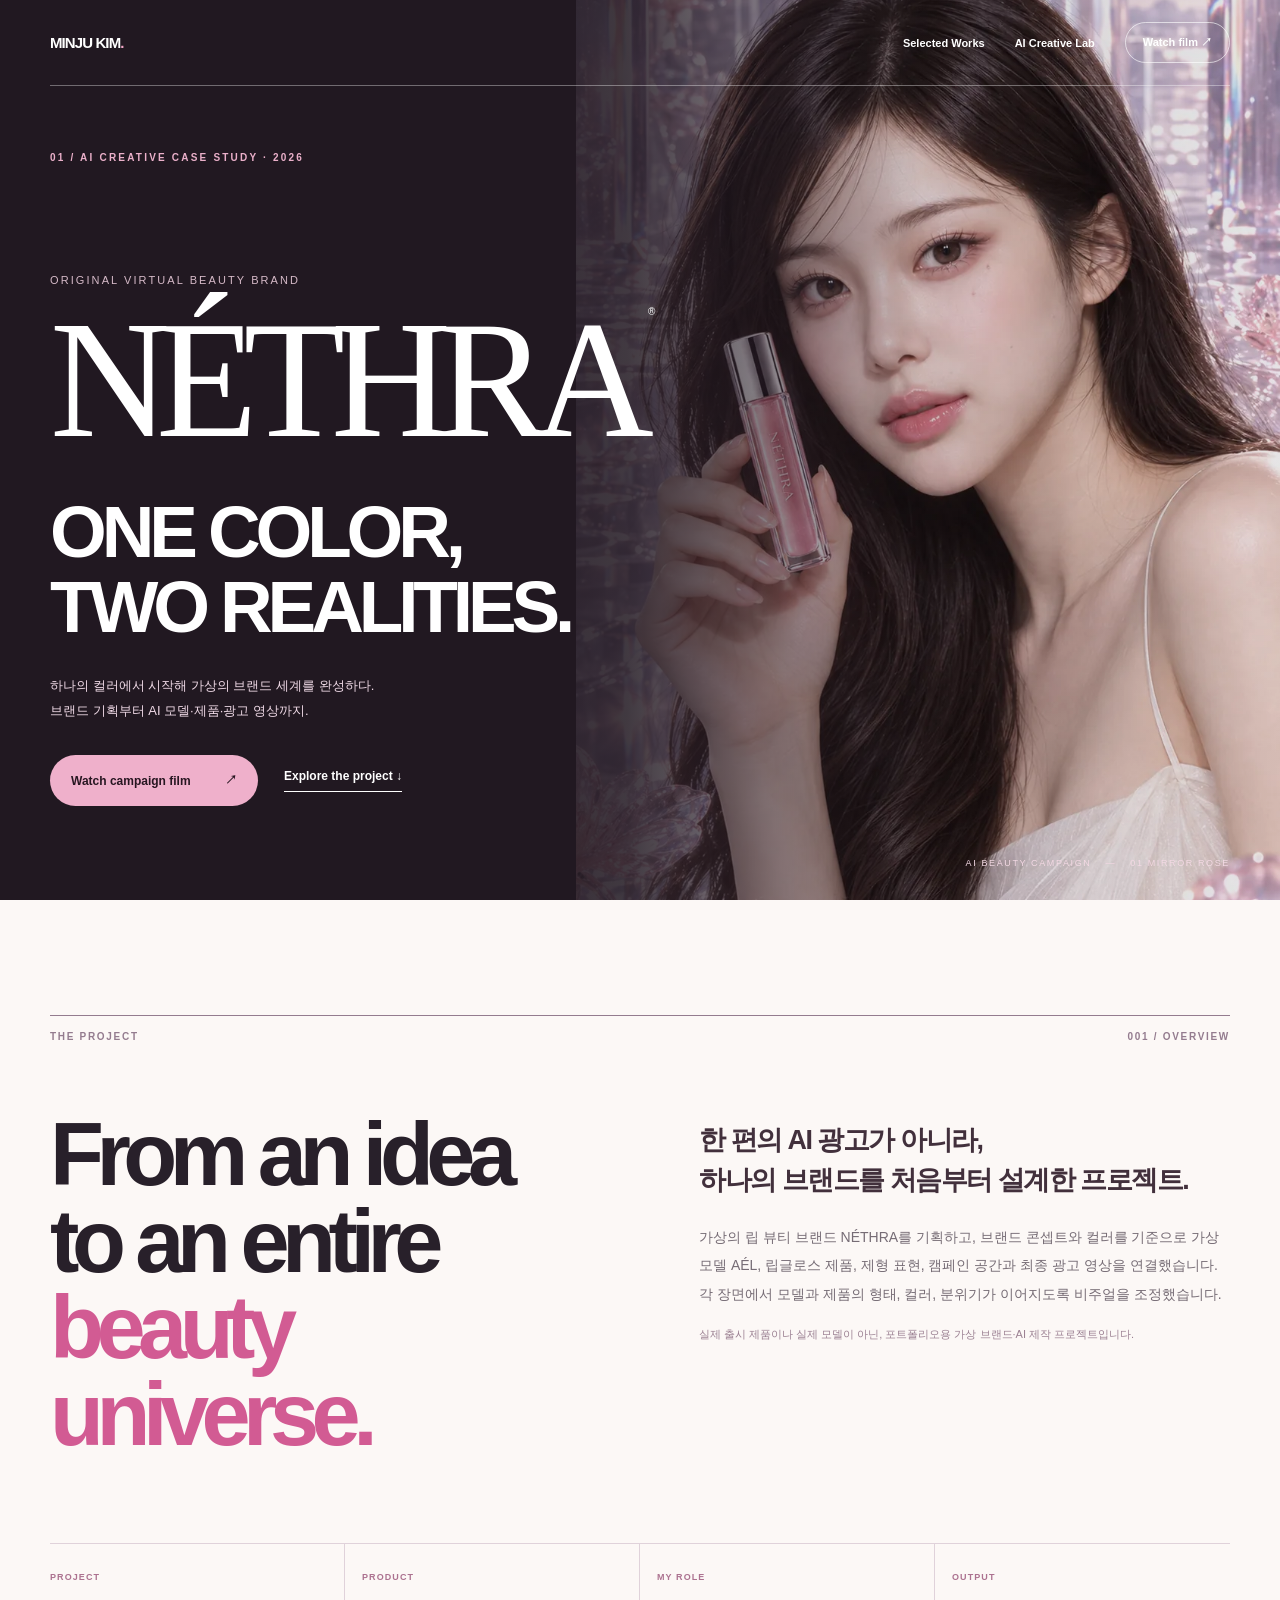
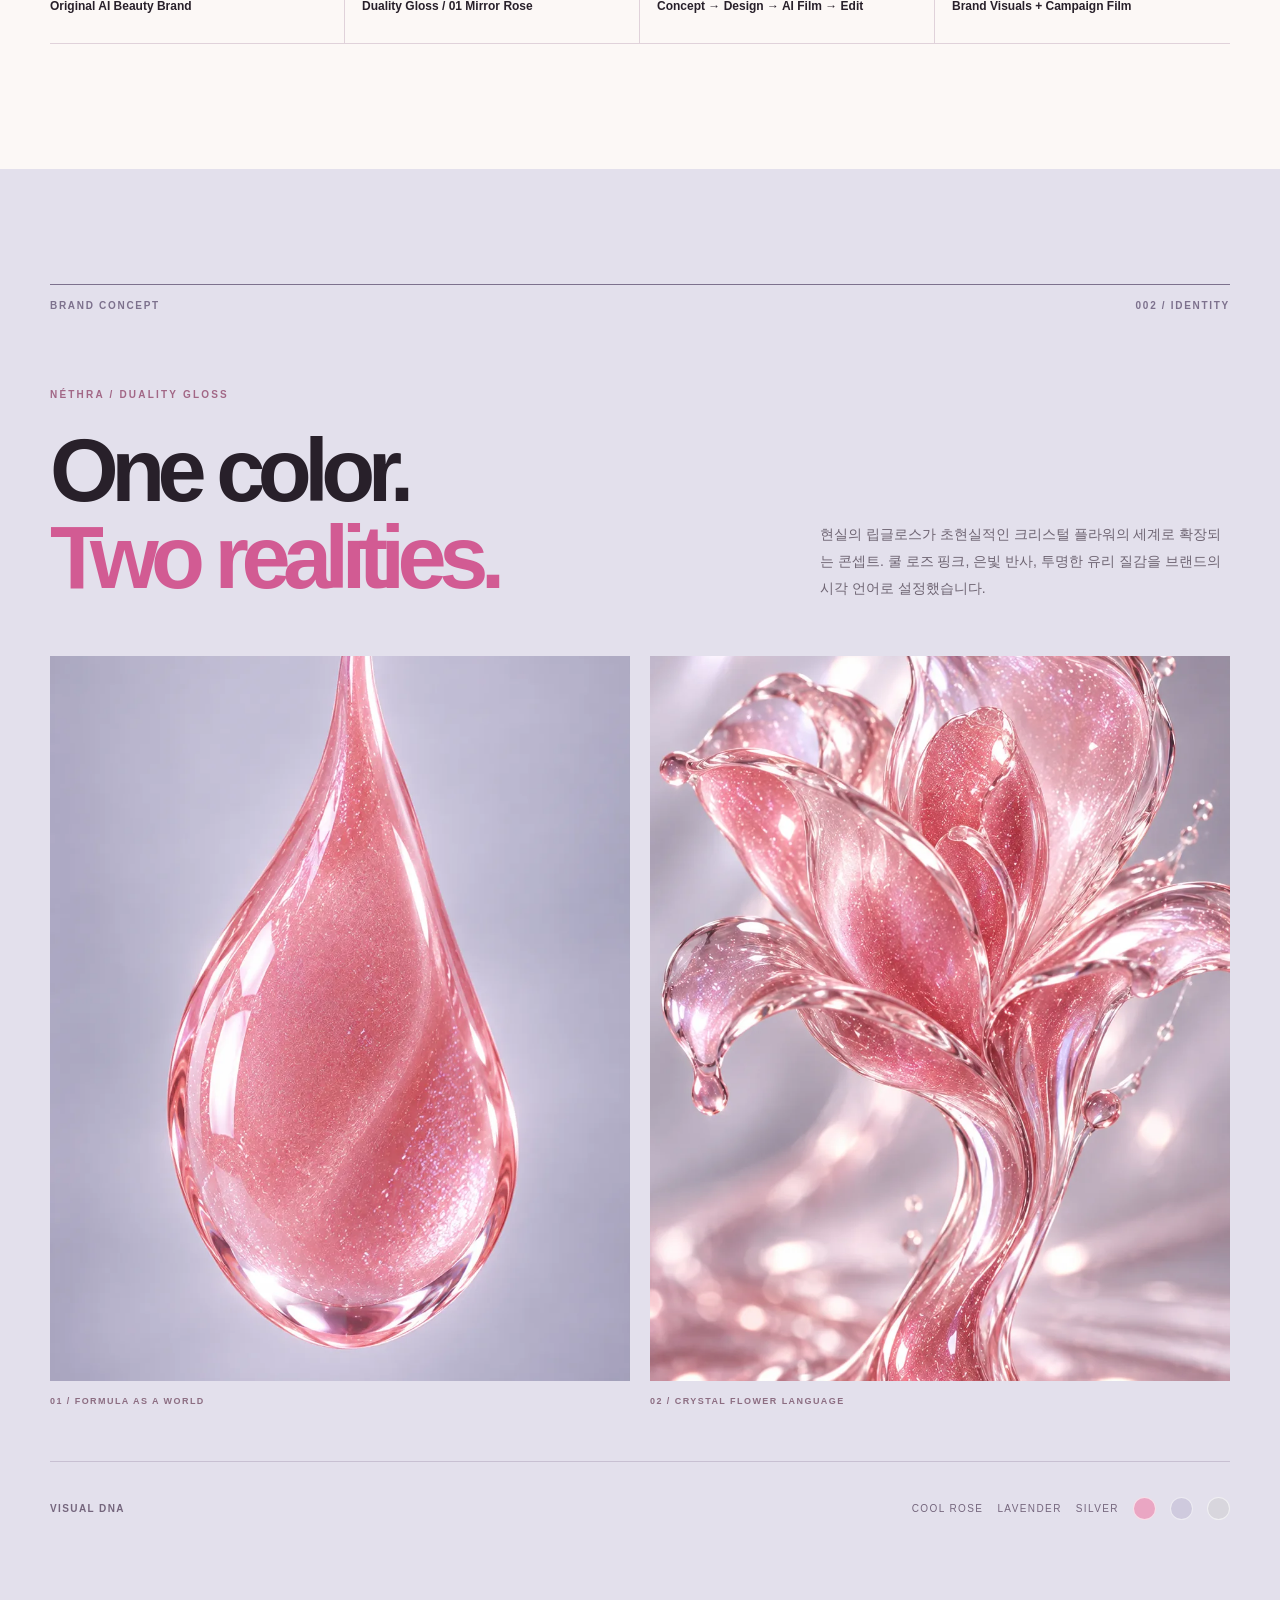
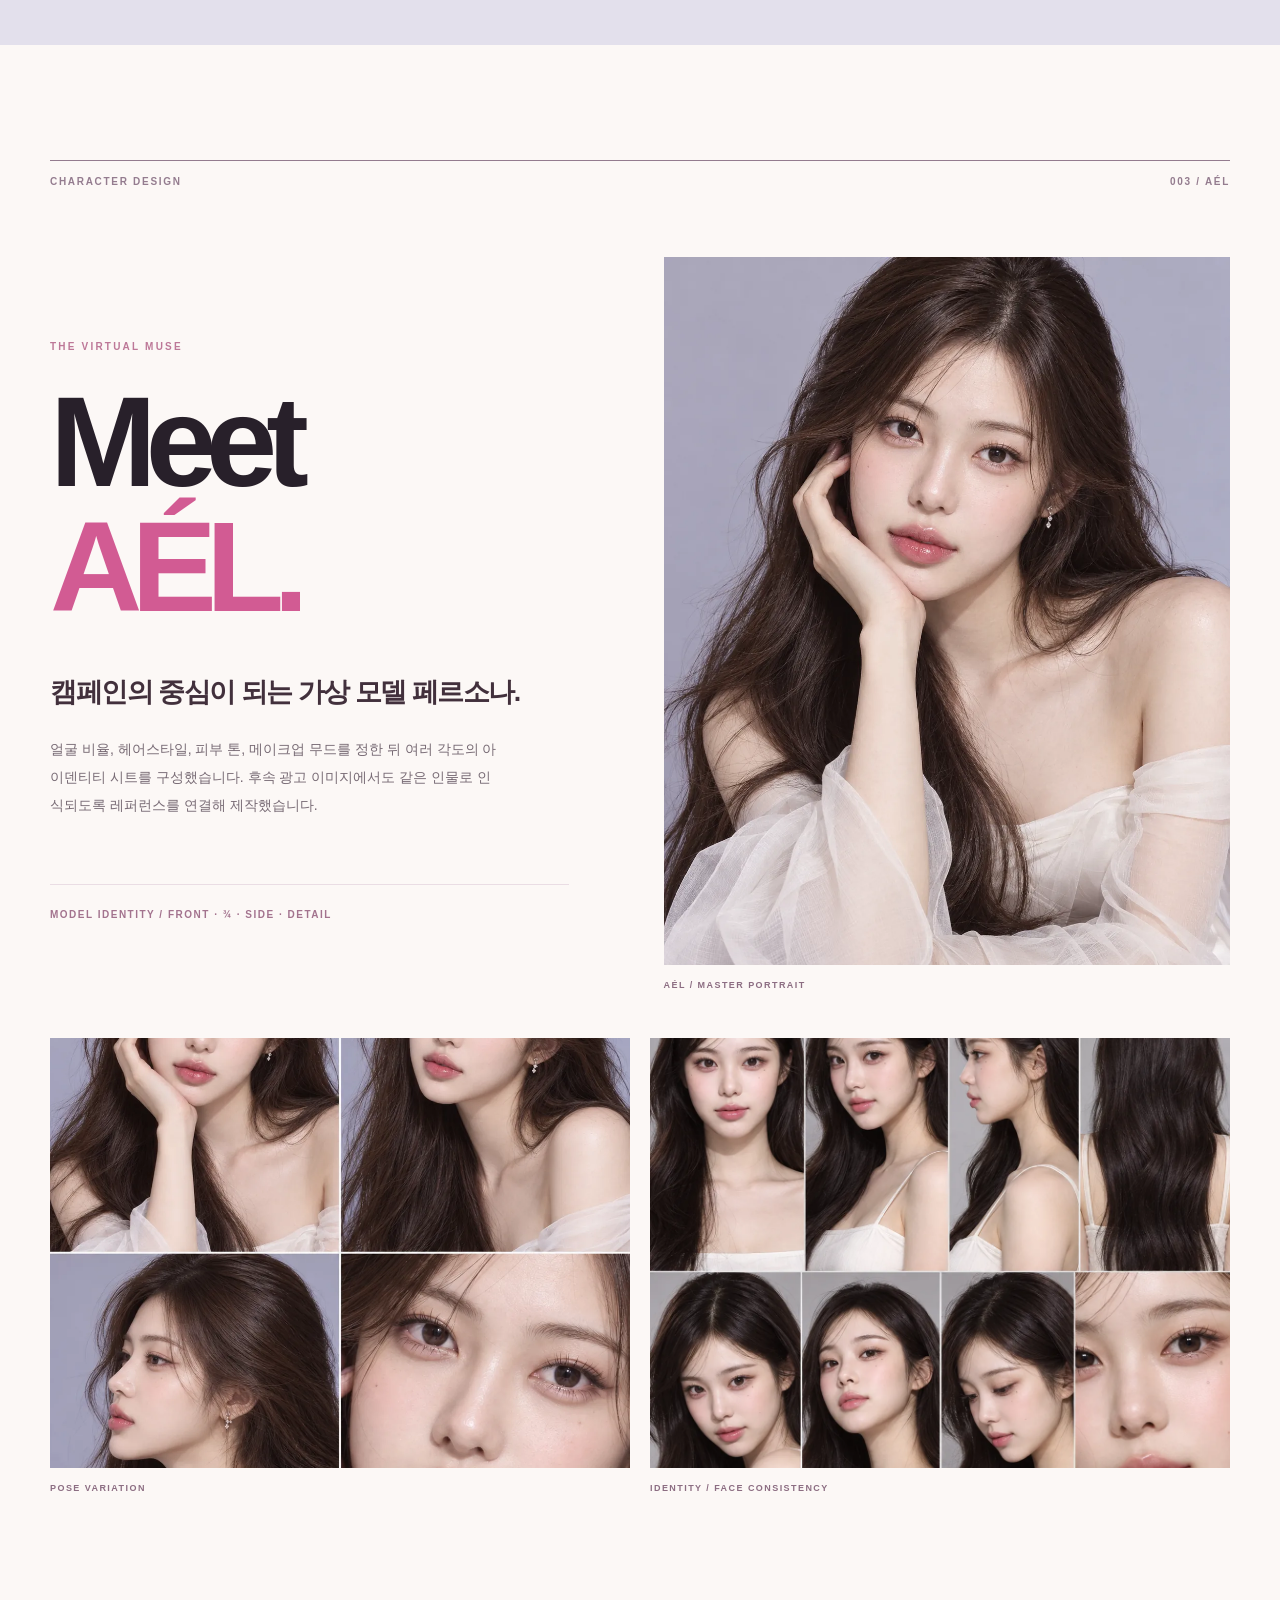
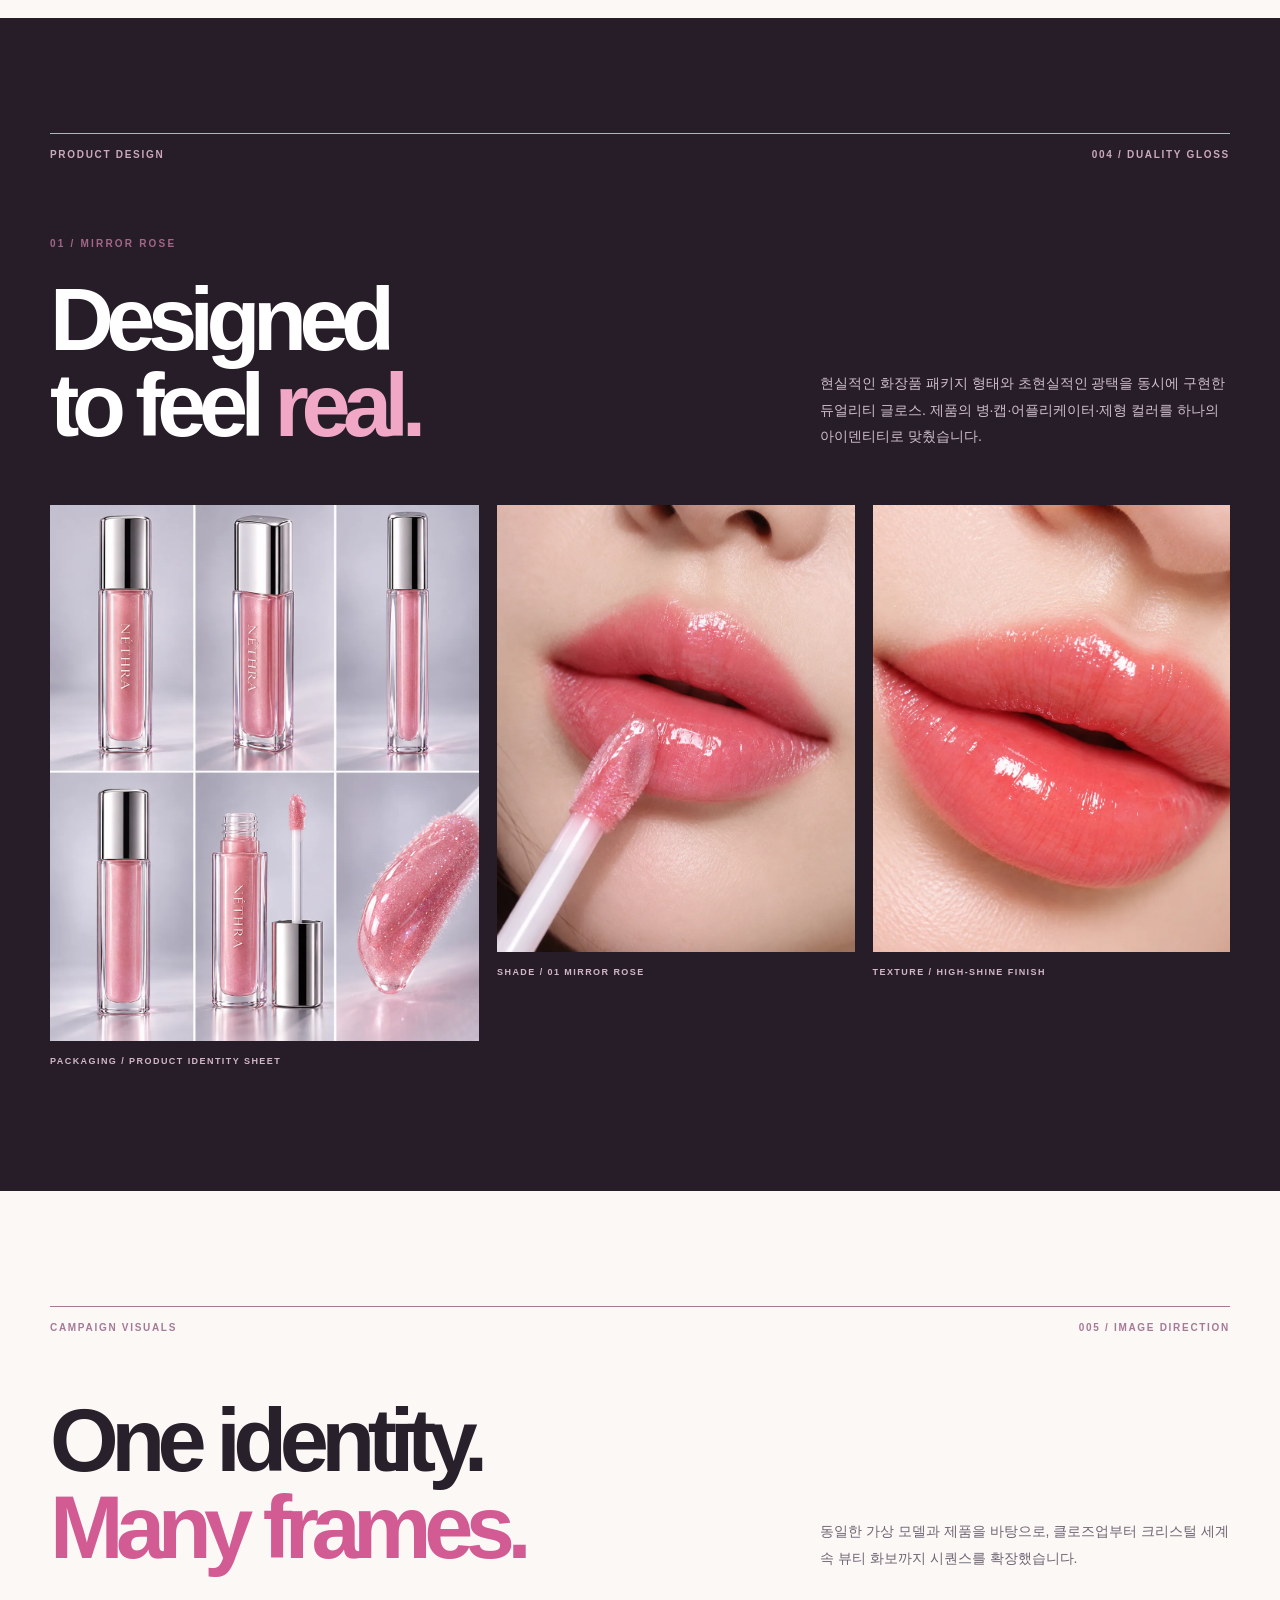
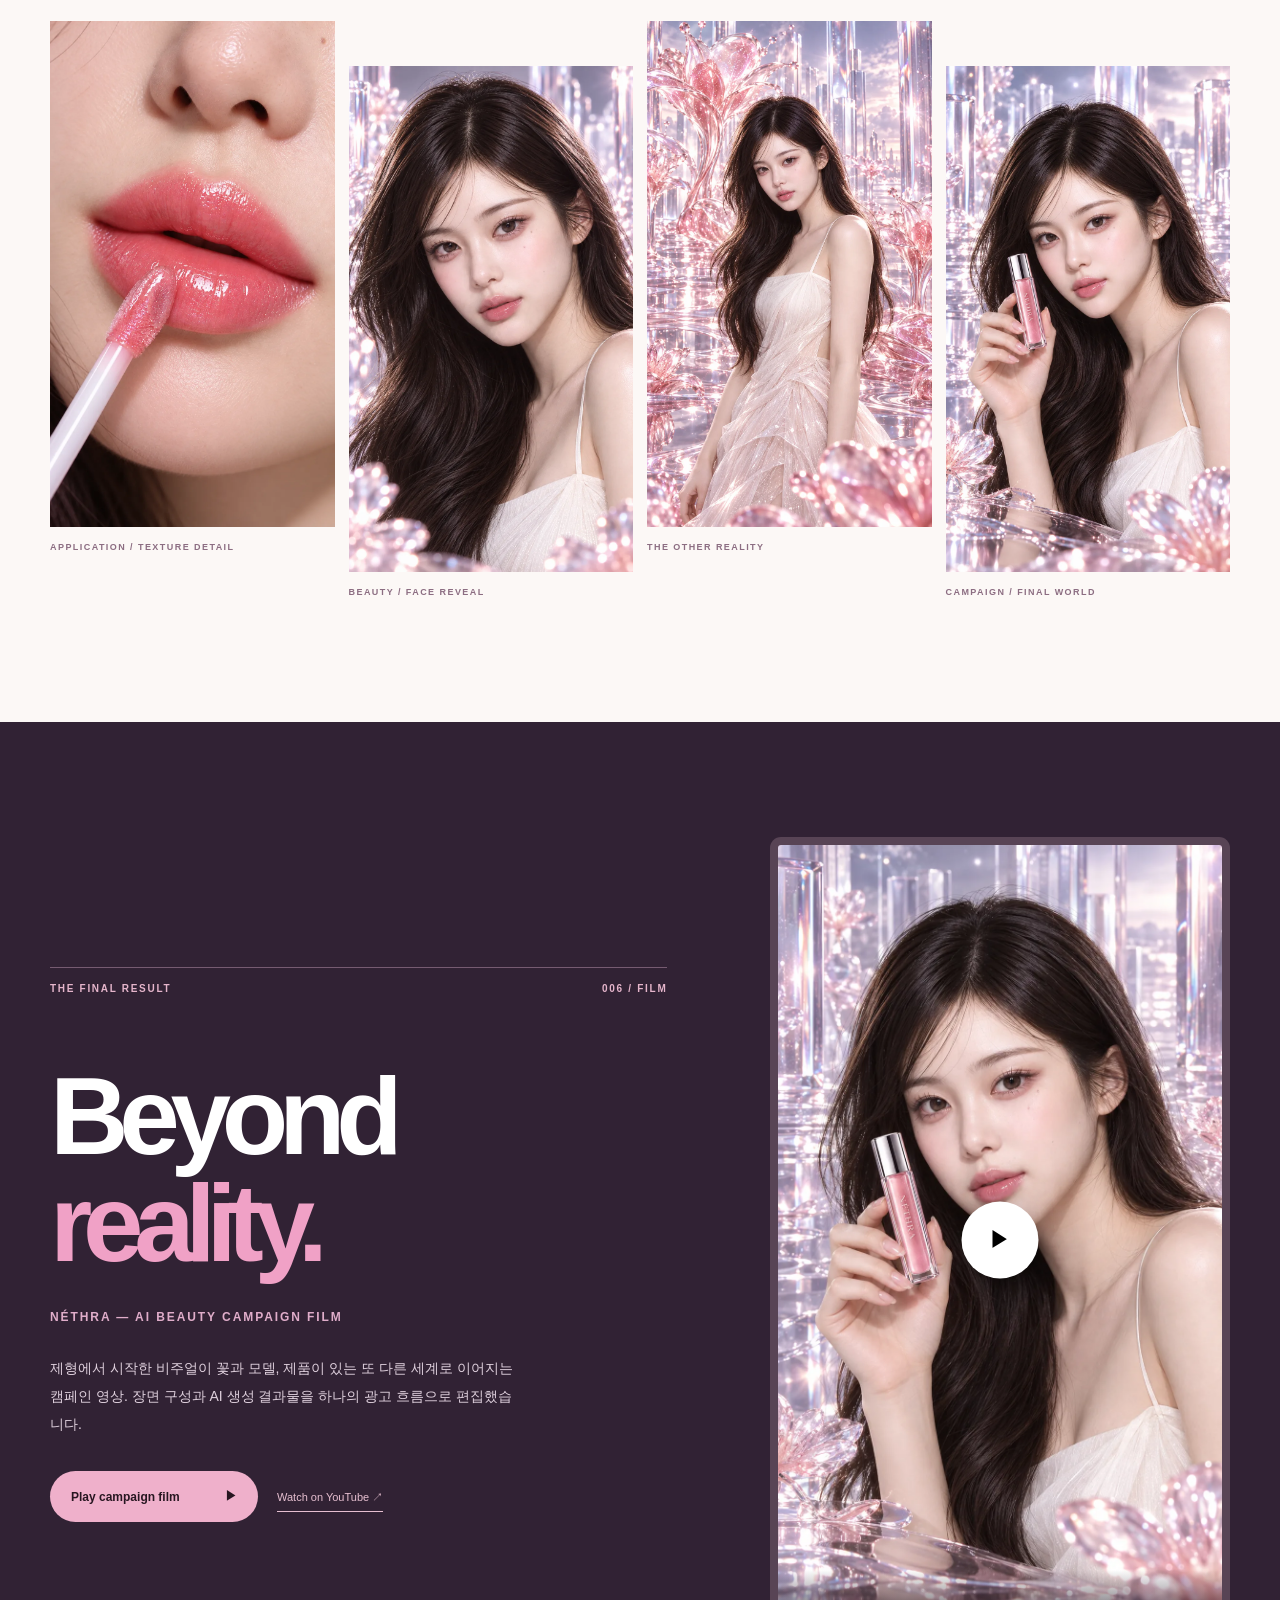
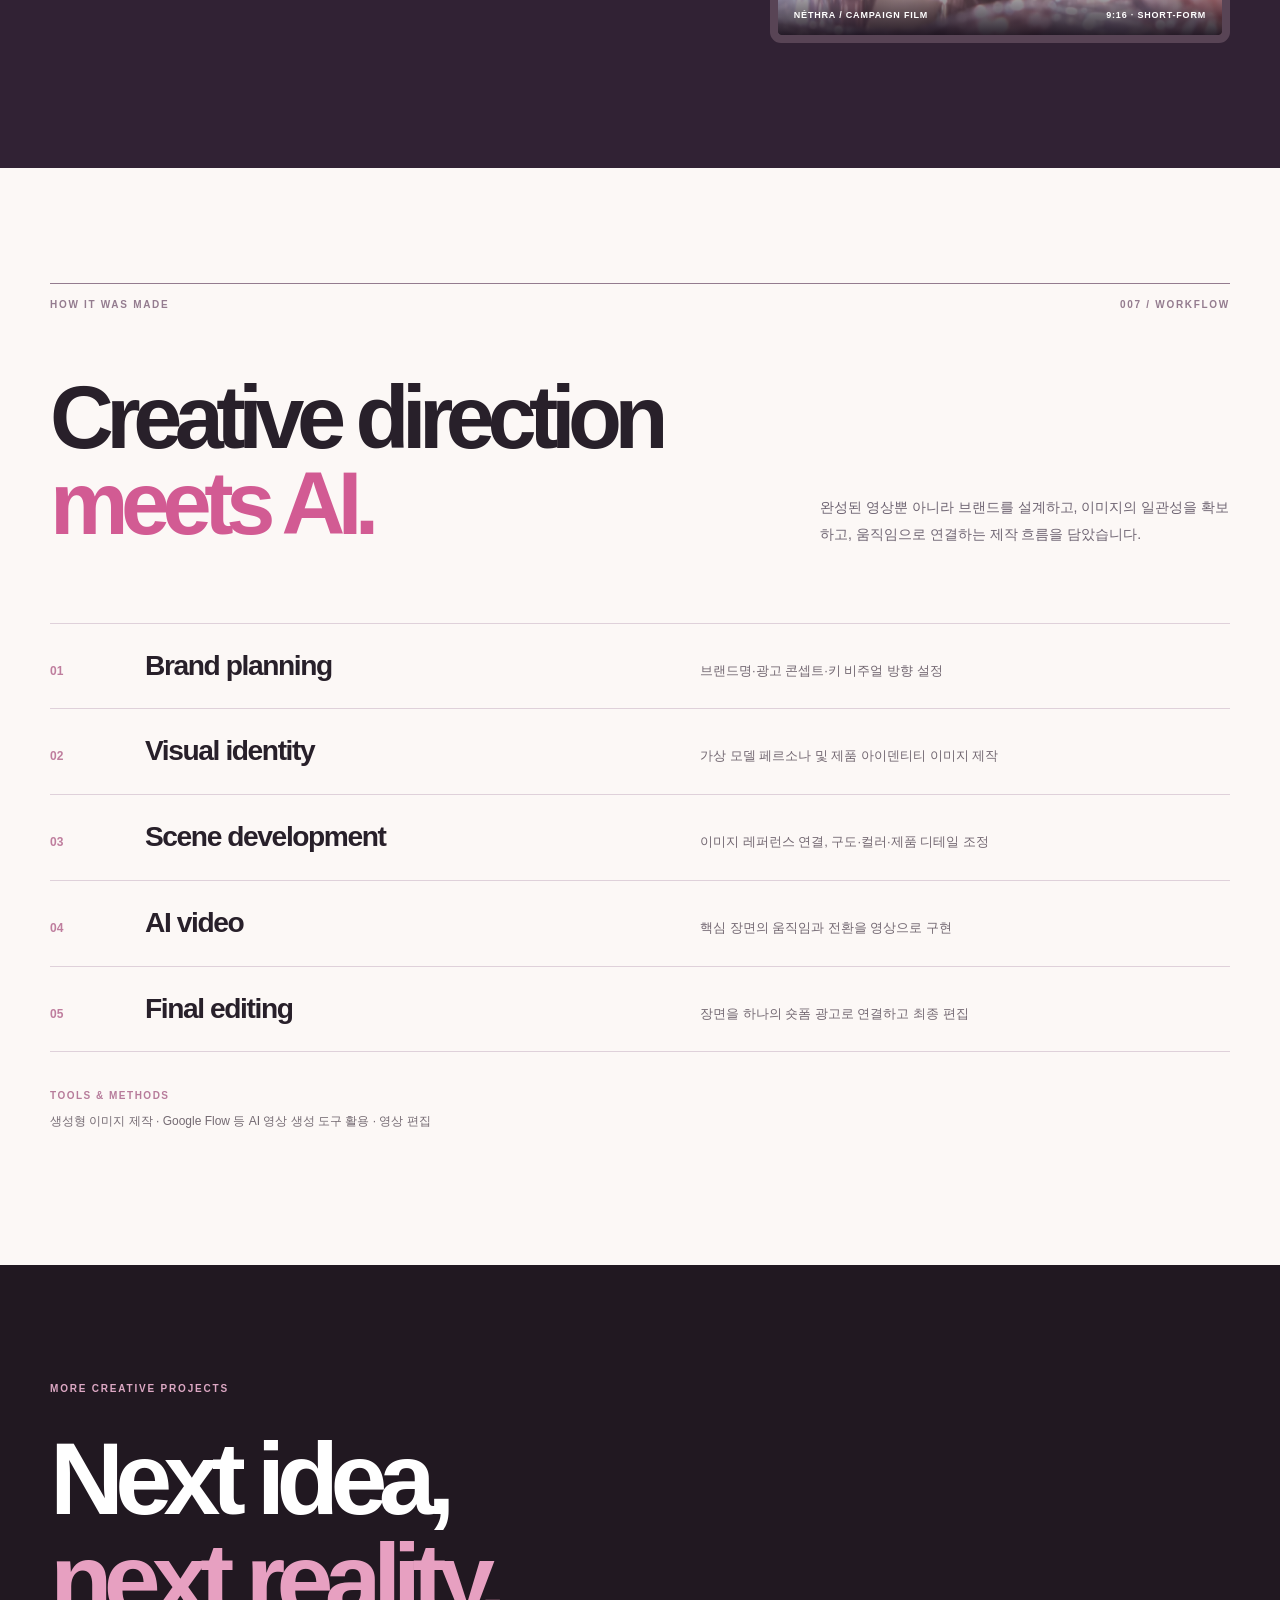
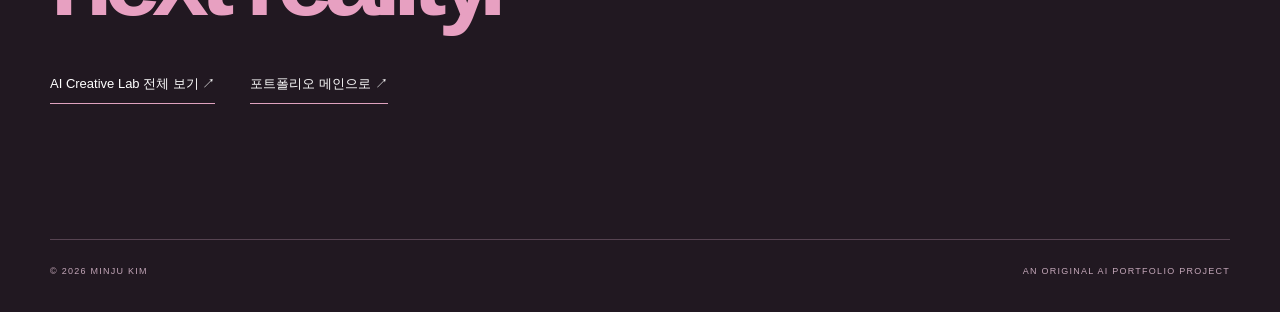
<file: projects/nethra.html>
<!doctype html>
<html lang="ko">
<head>
  <meta charset="utf-8" />
  <meta name="viewport" content="width=device-width,initial-scale=1" />
  <meta name="referrer" content="strict-origin-when-cross-origin" />
  <meta name="theme-color" content="#211821" />
  <meta name="description" content="NÉTHRA — 가상 뷰티 브랜드 기획부터 AI 모델·제품 디자인·광고 영상까지. 김민주의 AI 크리에이티브 프로젝트." />
  <title>NÉTHRA — AI Beauty Brand Campaign | MINJU KIM</title>
  <link rel="stylesheet" href="../ai-pages.css" />
  <script src="../ai-pages.js" defer></script>
</head>
<body class="case-page">
  <a class="skip" href="#main">본문으로 이동</a>
  <header class="case-header">
    <nav class="case-nav page-wrap" aria-label="포트폴리오 탐색">
      <a class="case-brand" href="../index.html">MINJU KIM<span>.</span></a>
      <div class="case-nav-right"><a href="../index.html#works">Selected Works</a><a href="../ai-lab.html">AI Creative Lab</a><a class="case-nav-pill" href="#film">Watch film ↗</a></div>
    </nav>
  </header>
  <main id="main">
    <section class="case-hero" aria-labelledby="case-title">
      <div class="case-hero-visual"><img src="../assets/nethra/hero.webp" alt="AI 가상 모델 AÉL이 NÉTHRA 핑크 립글로스를 들고 있는 광고 이미지" fetchpriority="high" /></div>
      <div class="page-wrap case-hero-layout">
        <div class="case-hero-copy">
          <p class="case-overline">01 / AI CREATIVE CASE STUDY · 2026</p>
          <p class="case-intro-label">ORIGINAL VIRTUAL BEAUTY BRAND</p>
          <h1 id="case-title">NÉTHRA<span class="case-tm">®</span></h1>
          <p class="case-hero-tagline">ONE COLOR,<br />TWO REALITIES.</p>
          <p class="case-hero-description">하나의 컬러에서 시작해 가상의 브랜드 세계를 완성하다.<br />브랜드 기획부터 AI 모델·제품·광고 영상까지.</p>
          <div class="case-hero-actions"><a href="#film" class="pill-button">Watch campaign film <span>↗</span></a><a href="#overview" class="under-link">Explore the project ↓</a></div>
        </div>
      </div>
      <div class="case-hero-index">AI BEAUTY CAMPAIGN <span>—</span> 01 MIRROR ROSE</div>
    </section>

    <section class="case-overview cream-section" id="overview">
      <div class="page-wrap">
        <div class="section-label"><span>THE PROJECT</span><span>001 / OVERVIEW</span></div>
        <div class="overview-grid">
          <h2>From an idea<br />to an entire<br /><em>beauty universe.</em></h2>
          <div class="overview-copy"><p class="strong-korean">한 편의 AI 광고가 아니라,<br />하나의 브랜드를 처음부터 설계한 프로젝트.</p><p>가상의 립 뷰티 브랜드 NÉTHRA를 기획하고, 브랜드 콘셉트와 컬러를 기준으로 가상 모델 AÉL, 립글로스 제품, 제형 표현, 캠페인 공간과 최종 광고 영상을 연결했습니다. 각 장면에서 모델과 제품의 형태, 컬러, 분위기가 이어지도록 비주얼을 조정했습니다.</p><p class="note">실제 출시 제품이나 실제 모델이 아닌, 포트폴리오용 가상 브랜드·AI 제작 프로젝트입니다.</p></div>
        </div>
        <div class="project-facts"><div><span>PROJECT</span><strong>Original AI Beauty Brand</strong></div><div><span>PRODUCT</span><strong>Duality Gloss / 01 Mirror Rose</strong></div><div><span>MY ROLE</span><strong>Concept → Design → AI Film → Edit</strong></div><div><span>OUTPUT</span><strong>Brand Visuals + Campaign Film</strong></div></div>
      </div>
    </section>

    <section class="case-brand-world" id="concept">
      <div class="page-wrap">
        <div class="section-label"><span>BRAND CONCEPT</span><span>002 / IDENTITY</span></div>
        <div class="concept-heading"><div><p class="small-caps">NÉTHRA / DUALITY GLOSS</p><h2>One color.<br /><em>Two realities.</em></h2></div><p>현실의 립글로스가 초현실적인 크리스털 플라워의 세계로 확장되는 콘셉트. 쿨 로즈 핑크, 은빛 반사, 투명한 유리 질감을 브랜드의 시각 언어로 설정했습니다.</p></div>
        <div class="concept-pair"><figure class="figure"><img src="../assets/nethra/formula.webp" loading="lazy" alt="반투명 로즈핑크 글로스 방울로 표현한 제형 콘셉트" /><figcaption>01 / FORMULA AS A WORLD</figcaption></figure><figure class="figure"><img src="../assets/nethra/flower.webp" loading="lazy" alt="반투명 핑크 글로스가 크리스털 꽃으로 변형된 장면" /><figcaption>02 / CRYSTAL FLOWER LANGUAGE</figcaption></figure></div>
        <div class="brand-palette" aria-label="NÉTHRA의 콘셉트 컬러"><p>VISUAL DNA</p><span>COOL ROSE</span><span>LAVENDER</span><span>SILVER</span><div class="swatch" style="background:#eaa6c3"></div><div class="swatch" style="background:#cfcade"></div><div class="swatch" style="background:#d8d6dd"></div></div>
      </div>
    </section>

    <section class="case-model cream-section" id="model">
      <div class="page-wrap">
        <div class="section-label"><span>CHARACTER DESIGN</span><span>003 / AÉL</span></div>
        <div class="model-grid"><div class="model-copy"><p class="small-caps rose">THE VIRTUAL MUSE</p><h2>Meet<br /><em>AÉL.</em></h2><p class="strong-korean">캠페인의 중심이 되는 가상 모델 페르소나.</p><p>얼굴 비율, 헤어스타일, 피부 톤, 메이크업 무드를 정한 뒤 여러 각도의 아이덴티티 시트를 구성했습니다. 후속 광고 이미지에서도 같은 인물로 인식되도록 레퍼런스를 연결해 제작했습니다.</p><div class="rule-label">MODEL IDENTITY / FRONT · ¾ · SIDE · DETAIL</div></div><figure class="model-main figure"><img src="../assets/nethra/model-portrait.webp" loading="lazy" alt="NÉTHRA 가상 모델 AÉL 정면 프로필" /><figcaption>AÉL / MASTER PORTRAIT</figcaption></figure></div>
        <div class="model-sheets"><figure class="figure"><img src="../assets/nethra/model-angles.webp" loading="lazy" alt="가상 모델 AÉL의 변형된 포즈와 각도"/><figcaption>POSE VARIATION</figcaption></figure><figure class="figure"><img src="../assets/nethra/model-sheet.webp" loading="lazy" alt="AÉL 얼굴·입술·옆모습을 포함한 아이덴티티 시트"/><figcaption>IDENTITY / FACE CONSISTENCY</figcaption></figure></div>
      </div>
    </section>

    <section class="case-product" id="product">
      <div class="page-wrap"><div class="section-label"><span>PRODUCT DESIGN</span><span>004 / DUALITY GLOSS</span></div>
        <div class="product-heading"><div><p class="small-caps">01 / MIRROR ROSE</p><h2>Designed<br />to feel <em>real.</em></h2></div><p>현실적인 화장품 패키지 형태와 초현실적인 광택을 동시에 구현한 듀얼리티 글로스. 제품의 병·캡·어플리케이터·제형 컬러를 하나의 아이덴티티로 맞췄습니다.</p></div>
        <div class="product-gallery"><figure class="figure product-primary"><img src="../assets/nethra/product-sheet.webp" loading="lazy" alt="NÉTHRA 립글로스 다양한 각도와 어플리케이터 제품 시트"/><figcaption>PACKAGING / PRODUCT IDENTITY SHEET</figcaption></figure><figure class="figure"><img src="../assets/nethra/product-shade.webp" loading="lazy" alt="NÉTHRA 미러 로즈 립글로스 발색과 광택"/><figcaption>SHADE / 01 MIRROR ROSE</figcaption></figure><figure class="figure"><img src="../assets/nethra/lip-texture.webp" loading="lazy" alt="로즈 핑크 립글로스 입술 텍스처 클로즈업"/><figcaption>TEXTURE / HIGH-SHINE FINISH</figcaption></figure></div>
      </div>
    </section>

    <section class="case-campaign cream-section" id="campaign">
      <div class="page-wrap"><div class="section-label"><span>CAMPAIGN VISUALS</span><span>005 / IMAGE DIRECTION</span></div>
        <div class="campaign-heading"><h2>One identity.<br /><em>Many frames.</em></h2><p>동일한 가상 모델과 제품을 바탕으로, 클로즈업부터 크리스털 세계 속 뷰티 화보까지 시퀀스를 확장했습니다.</p></div>
        <div class="campaign-grid"><figure class="figure"><img src="../assets/nethra/lip-action.webp" loading="lazy" alt="립글로스 어플리케이터로 입술에 제품을 바르는 매크로 이미지"/><figcaption>APPLICATION / TEXTURE DETAIL</figcaption></figure><figure class="figure"><img src="../assets/nethra/beauty-portrait.webp" loading="lazy" alt="크리스털 배경 속 가상 모델 뷰티 포트레이트"/><figcaption>BEAUTY / FACE REVEAL</figcaption></figure><figure class="figure"><img src="../assets/nethra/realm-portrait.webp" loading="lazy" alt="크리스털 꽃과 액체 광택으로 구성한 초현실적 세계의 가상 모델"/><figcaption>THE OTHER REALITY</figcaption></figure><figure class="figure"><img src="../assets/nethra/realm-wide.webp" loading="lazy" alt="대형 핑크 크리스털 꽃이 있는 캠페인 세계 속 가상 모델의 전신 이미지"/><figcaption>CAMPAIGN / FINAL WORLD</figcaption></figure></div>
      </div>
    </section>

    <section class="case-film" id="film">
      <div class="page-wrap film-layout"><div class="film-copy"><p class="section-label film-label"><span>THE FINAL RESULT</span><span>006 / FILM</span></p><h2>Beyond<br /><em>reality.</em></h2><p class="film-sub">NÉTHRA — AI BEAUTY CAMPAIGN FILM</p><p>제형에서 시작한 비주얼이 꽃과 모델, 제품이 있는 또 다른 세계로 이어지는 캠페인 영상. 장면 구성과 AI 생성 결과물을 하나의 광고 흐름으로 편집했습니다.</p><button class="pill-button film-play" type="button" data-case-video="nsKG7nkPA0Y">Play campaign film <span>▶</span></button><a class="film-external" href="https://youtube.com/shorts/nsKG7nkPA0Y" target="_blank" rel="noopener noreferrer">Watch on YouTube ↗</a></div><div class="film-cover"><img src="../assets/nethra/hero.webp" loading="lazy" alt="NÉTHRA 캠페인 영상 포스터, 가상 모델과 립글로스"/><button type="button" class="film-cover-play" data-case-video="nsKG7nkPA0Y" aria-label="NÉTHRA 캠페인 영상 재생">▶</button><div class="film-cover-footer"><span>NÉTHRA / CAMPAIGN FILM</span><span>9:16 · SHORT-FORM</span></div></div></div>
    </section>

    <section class="case-process cream-section" id="process">
      <div class="page-wrap"><div class="section-label"><span>HOW IT WAS MADE</span><span>007 / WORKFLOW</span></div><div class="process-top"><h2>Creative direction<br /><em>meets AI.</em></h2><p>완성된 영상뿐 아니라 브랜드를 설계하고, 이미지의 일관성을 확보하고, 움직임으로 연결하는 제작 흐름을 담았습니다.</p></div>
        <div class="process-rows"><div><span>01</span><h3>Brand planning</h3><p>브랜드명·광고 콘셉트·키 비주얼 방향 설정</p></div><div><span>02</span><h3>Visual identity</h3><p>가상 모델 페르소나 및 제품 아이덴티티 이미지 제작</p></div><div><span>03</span><h3>Scene development</h3><p>이미지 레퍼런스 연결, 구도·컬러·제품 디테일 조정</p></div><div><span>04</span><h3>AI video</h3><p>핵심 장면의 움직임과 전환을 영상으로 구현</p></div><div><span>05</span><h3>Final editing</h3><p>장면을 하나의 숏폼 광고로 연결하고 최종 편집</p></div></div>
        <p class="process-foot">TOOLS & METHODS <span>생성형 이미지 제작 · Google Flow 등 AI 영상 생성 도구 활용 · 영상 편집</span></p>
      </div>
    </section>

    <section class="case-next"><div class="page-wrap"><p>MORE CREATIVE PROJECTS</p><h2>Next idea,<br /><em>next reality.</em></h2><div class="case-next-links"><a href="../ai-lab.html">AI Creative Lab 전체 보기 ↗</a><a href="../index.html">포트폴리오 메인으로 ↗</a></div><div class="case-footer"><span>© 2026 MINJU KIM</span><span>AN ORIGINAL AI PORTFOLIO PROJECT</span></div></div></section>
  </main>
  <dialog class="film-dialog" id="case-video-dialog" aria-labelledby="case-video-title"><div class="film-dialog-top"><div><p>NÉTHRA / AI CAMPAIGN</p><h2 id="case-video-title">Beyond Reality.</h2></div><button type="button" id="case-dialog-close" aria-label="영상 닫기">✕</button></div><div class="film-dialog-stage" id="case-video-stage"></div><a href="https://youtube.com/shorts/nsKG7nkPA0Y" target="_blank" rel="noopener noreferrer" class="film-dialog-link">YouTube에서 열기 ↗</a></dialog>
</body>
</html>
</file>
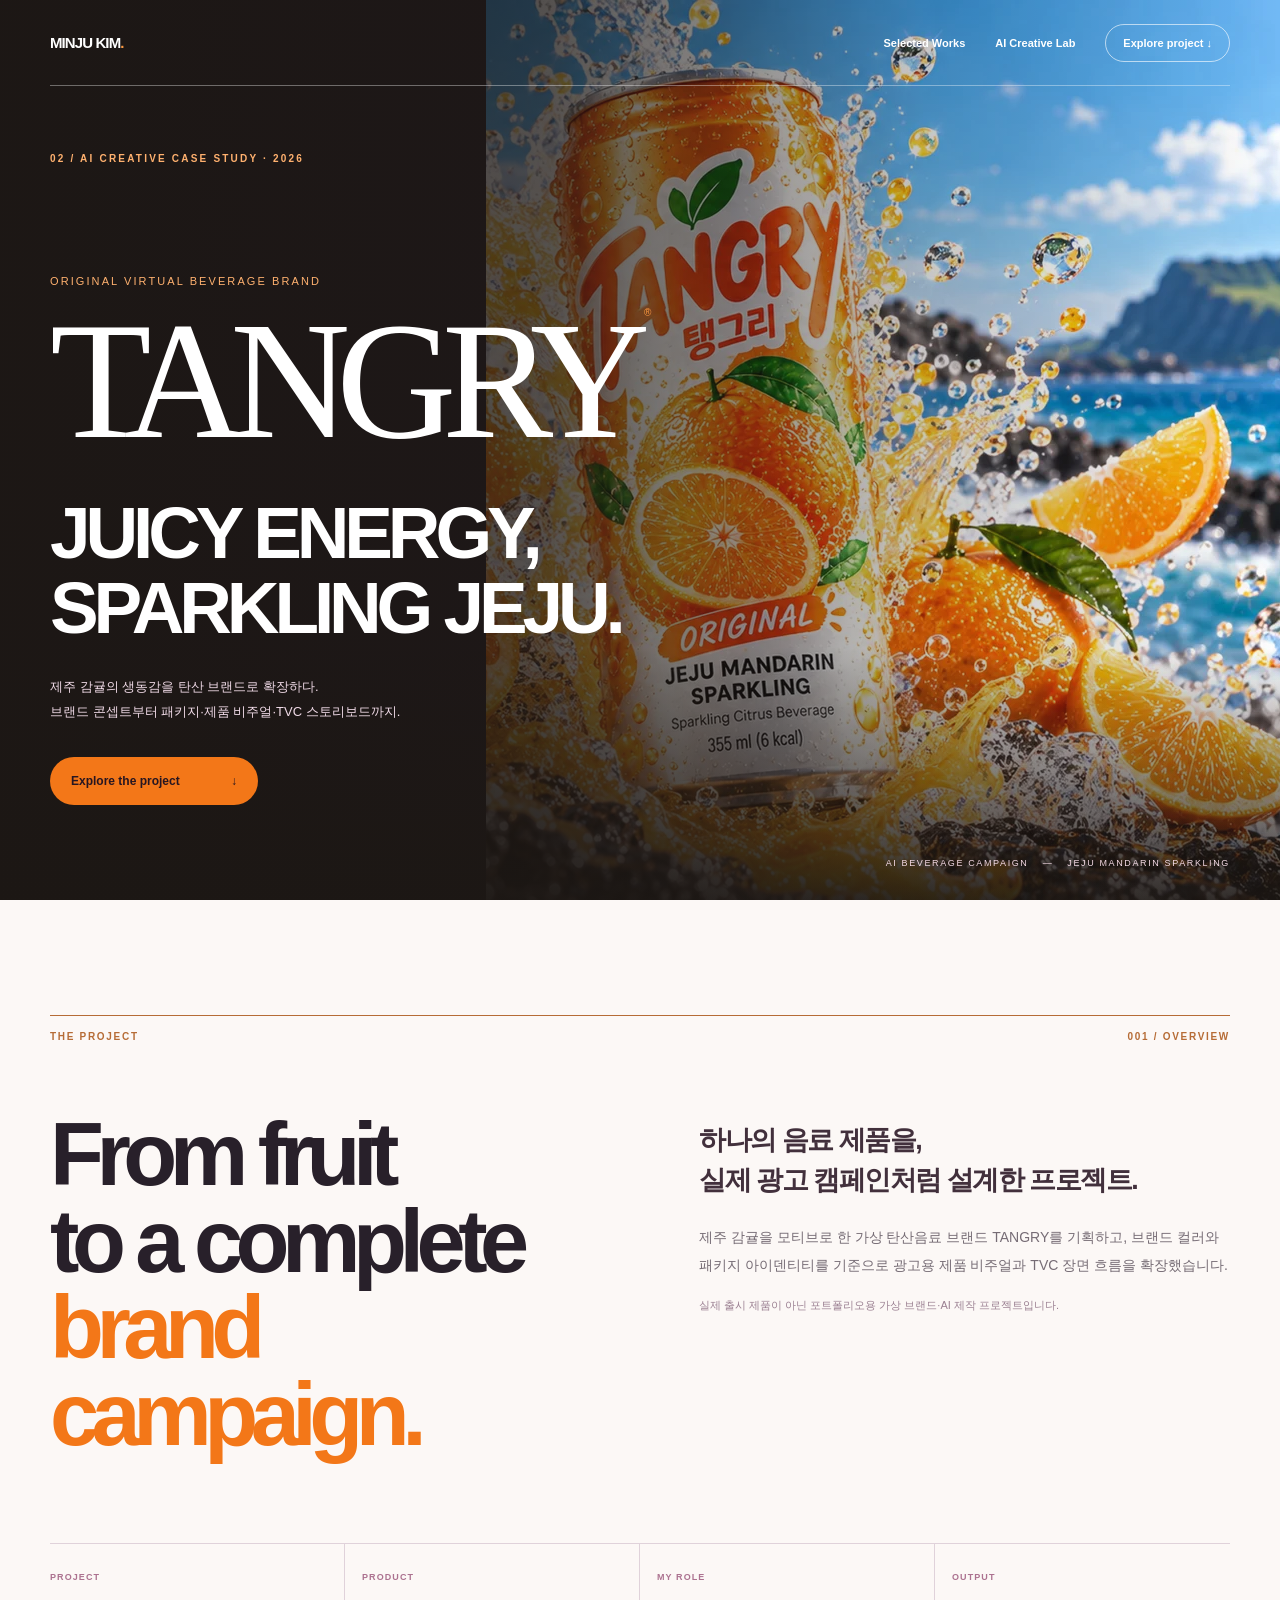
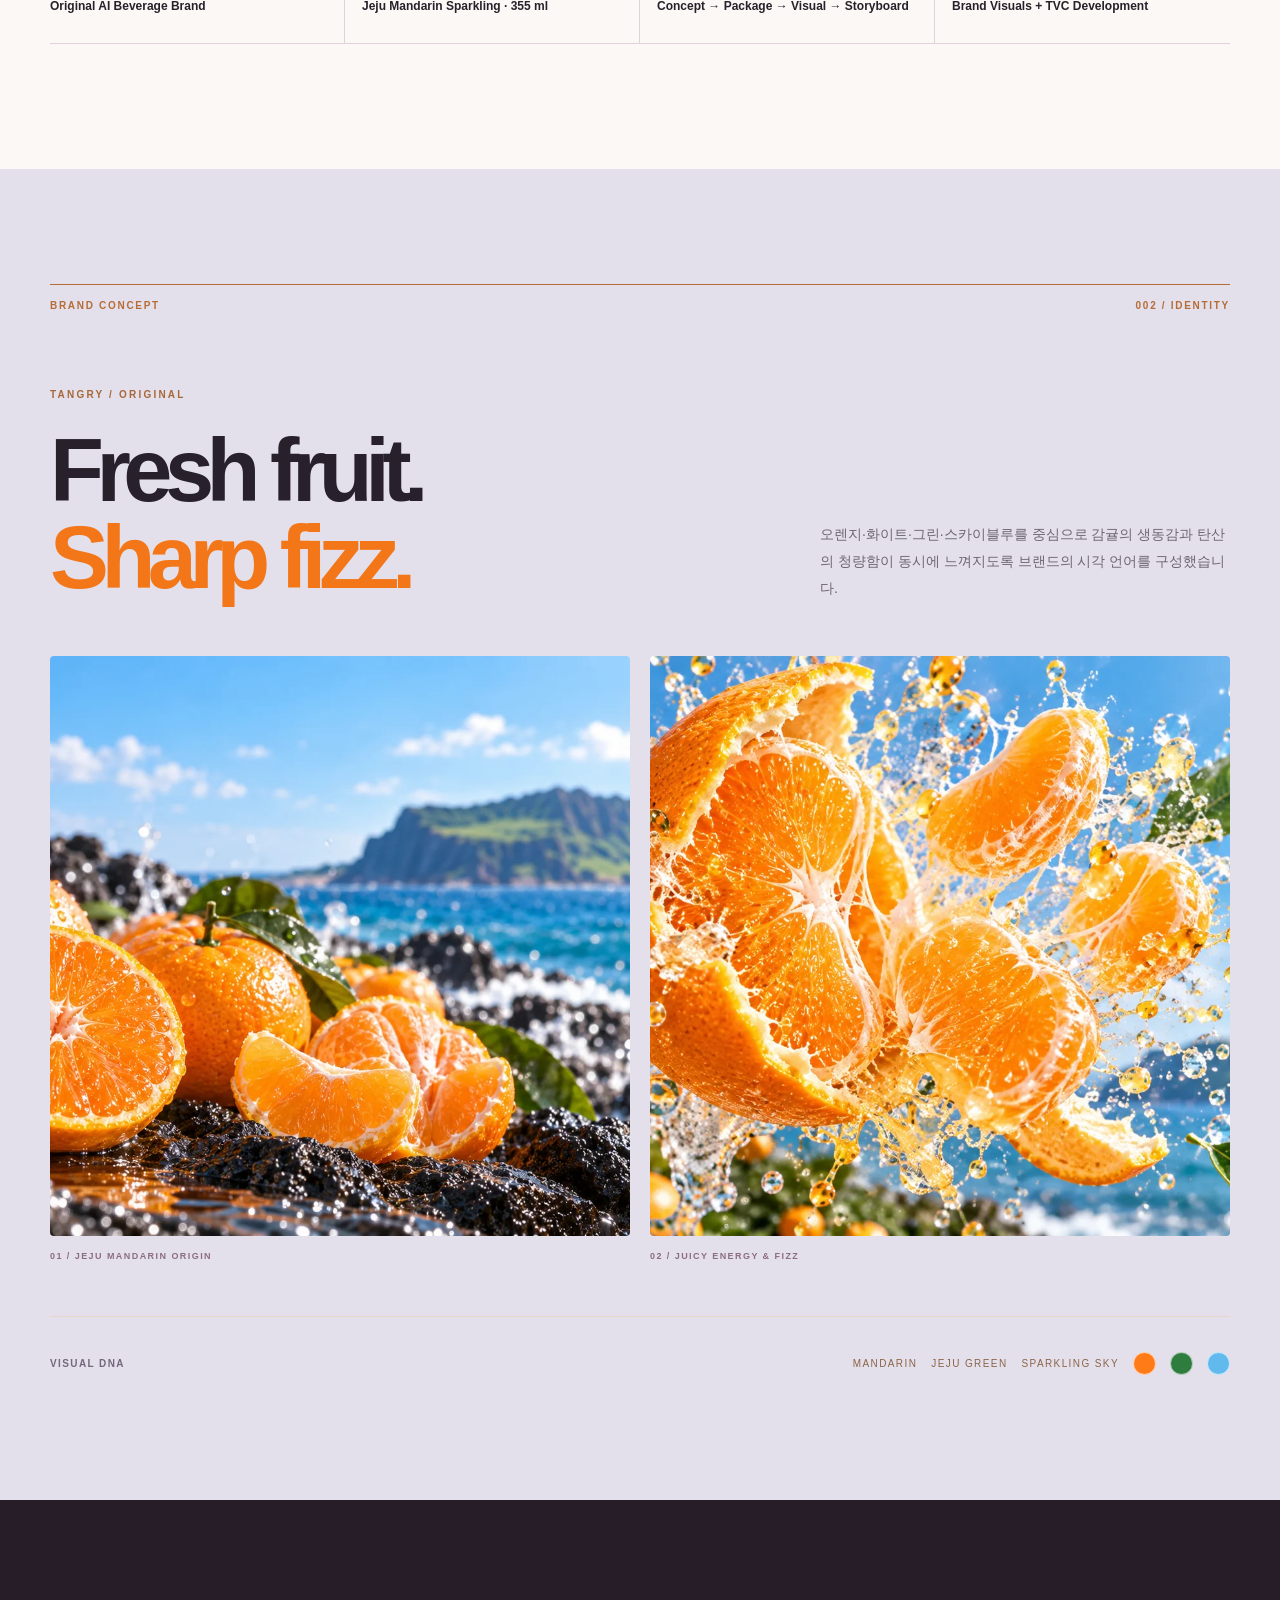
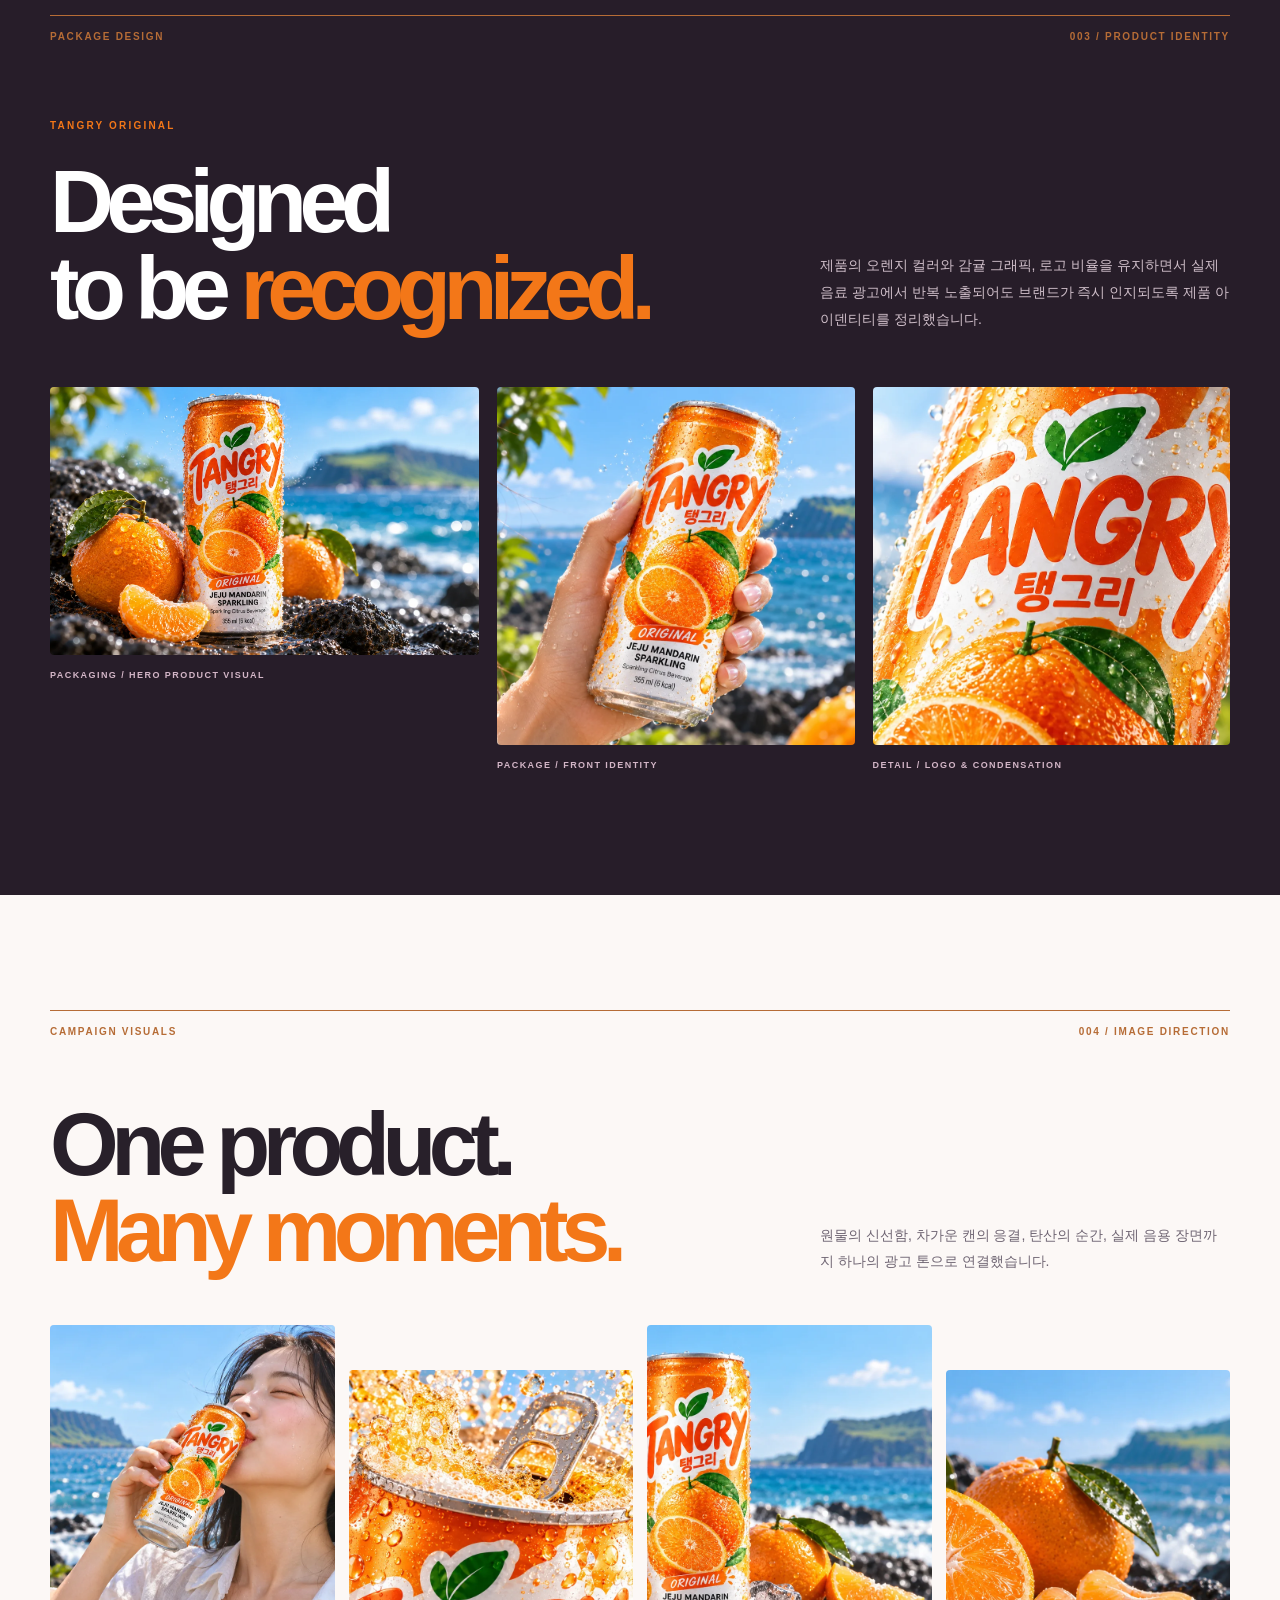
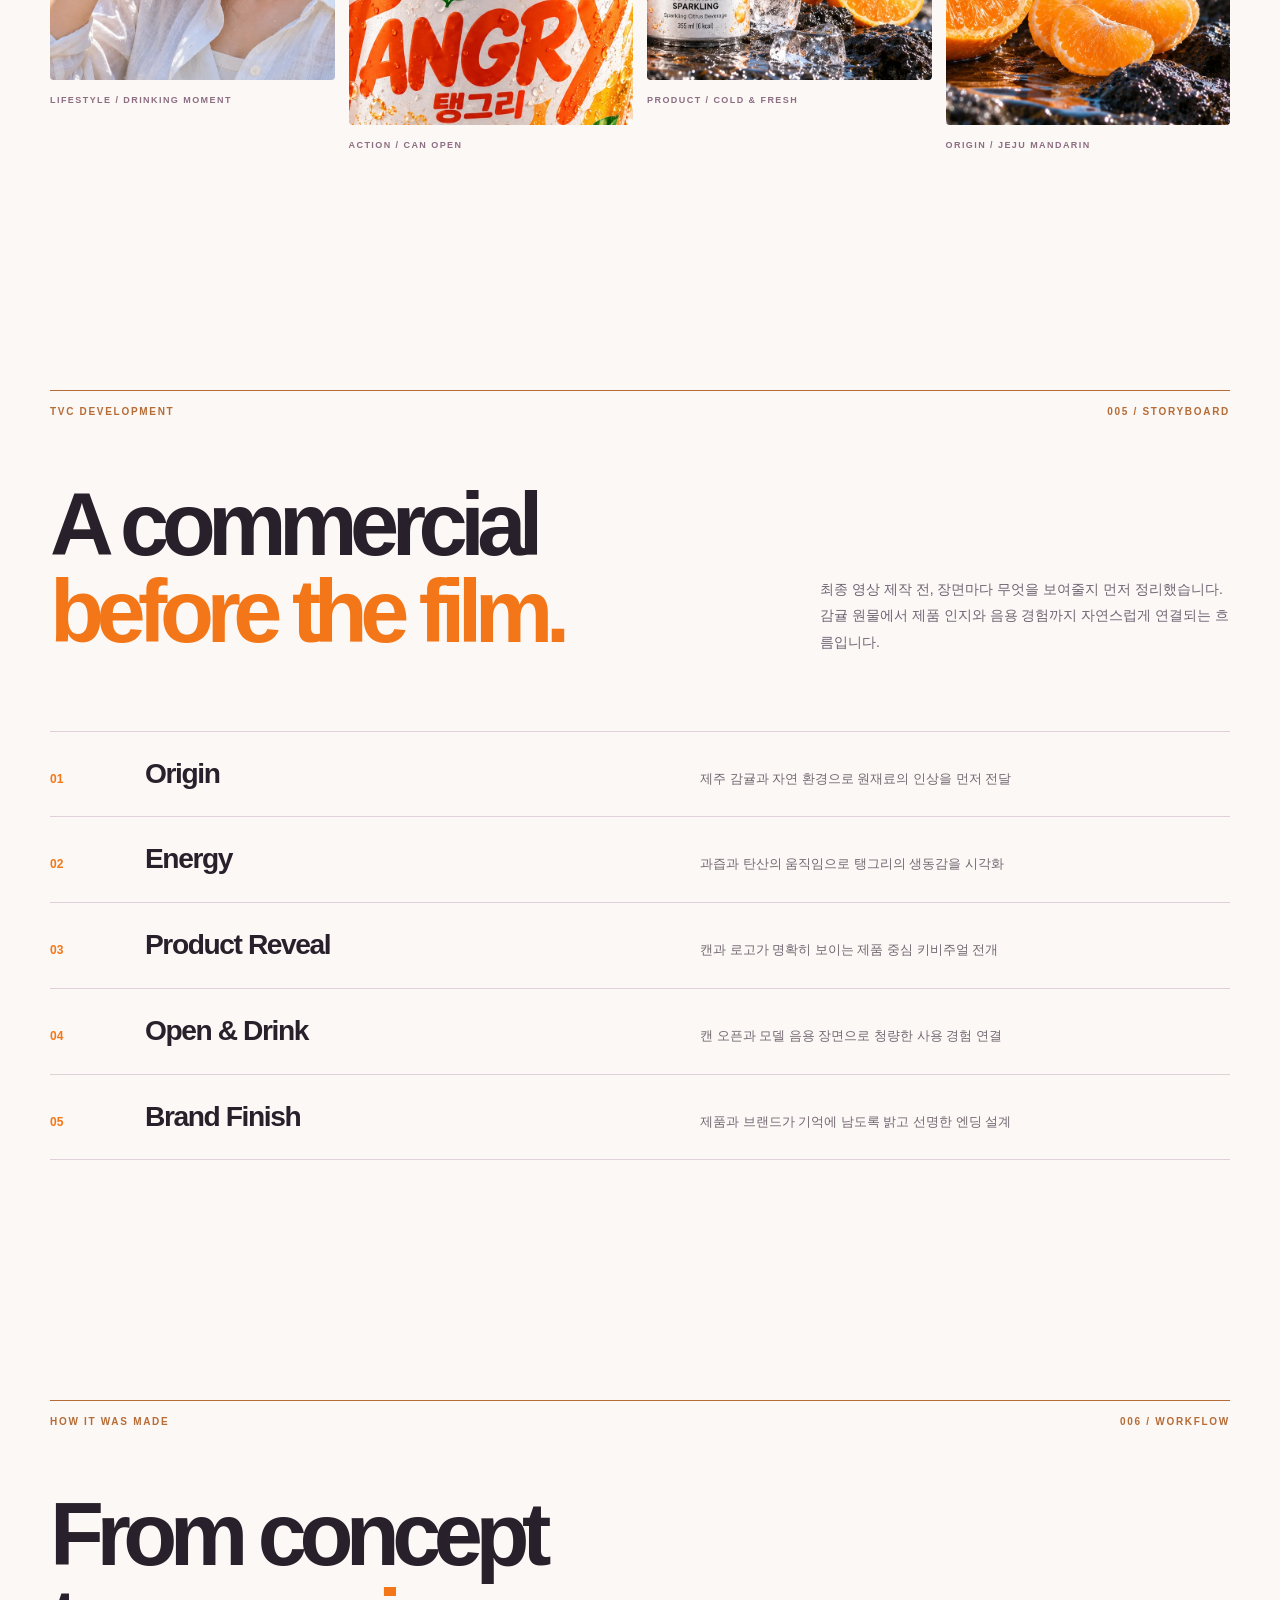
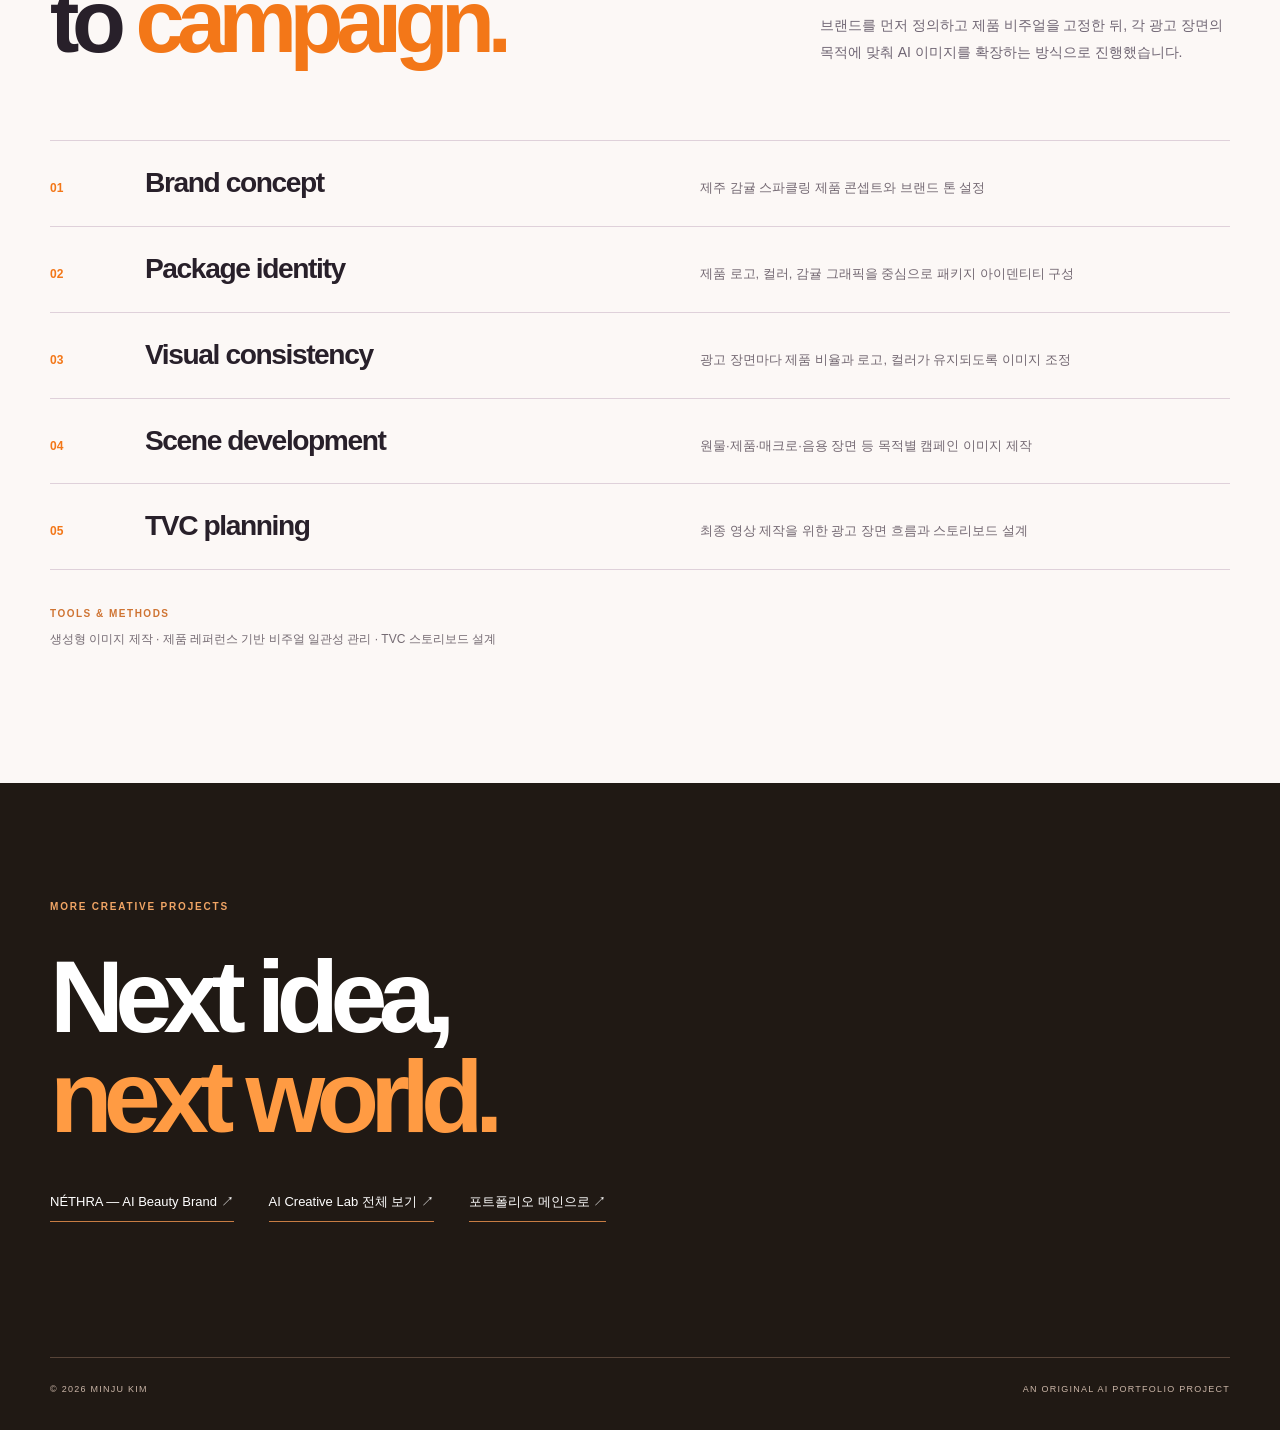
<file: projects/tangry.html>
<!doctype html>
<html lang="ko">
<head>
  <meta charset="utf-8" />
  <meta name="viewport" content="width=device-width,initial-scale=1" />
  <meta name="theme-color" content="#231b16" />
  <meta name="description" content="TANGRY — 제주 감귤 스파클링 가상 브랜드 기획, 패키지 디자인, 제품 비주얼과 TVC 스토리보드까지 구성한 MINJU KIM의 AI 크리에이티브 프로젝트." />
  <title>TANGRY — AI Beverage Brand Campaign | MINJU KIM</title>
  <link rel="stylesheet" href="../ai-pages.css" />
</head>
<body class="case-page tangry-case">
  <a class="skip" href="#main">본문으로 이동</a>
  <header class="case-header">
    <nav class="case-nav page-wrap" aria-label="포트폴리오 탐색">
      <a class="case-brand" href="../index.html">MINJU KIM<span>.</span></a>
      <div class="case-nav-right">
        <a href="../index.html#works">Selected Works</a>
        <a href="../ai-lab.html">AI Creative Lab</a>
        <a class="case-nav-pill" href="#overview">Explore project ↓</a>
      </div>
    </nav>
  </header>

  <main id="main">
    <section class="case-hero" aria-labelledby="tangry-title">
      <div class="case-hero-visual tangry-hero-visual">
        <img src="../assets/tangry/07.webp" alt="제주 바다와 감귤을 배경으로 한 TANGRY 캔 광고 키비주얼" fetchpriority="high" />
      </div>
      <div class="page-wrap case-hero-layout">
        <div class="case-hero-copy">
          <p class="case-overline">02 / AI CREATIVE CASE STUDY · 2026</p>
          <p class="case-intro-label">ORIGINAL VIRTUAL BEVERAGE BRAND</p>
          <h1 id="tangry-title">TANGRY<span class="case-tm">®</span></h1>
          <p class="case-hero-tagline">JUICY ENERGY,<br />SPARKLING JEJU.</p>
          <p class="case-hero-description">제주 감귤의 생동감을 탄산 브랜드로 확장하다.<br />브랜드 콘셉트부터 패키지·제품 비주얼·TVC 스토리보드까지.</p>
          <div class="case-hero-actions"><a href="#overview" class="pill-button">Explore the project <span>↓</span></a></div>
        </div>
      </div>
      <div class="case-hero-index">AI BEVERAGE CAMPAIGN <span>—</span> JEJU MANDARIN SPARKLING</div>
    </section>

    <section class="case-overview cream-section" id="overview">
      <div class="page-wrap">
        <div class="section-label"><span>THE PROJECT</span><span>001 / OVERVIEW</span></div>
        <div class="overview-grid">
          <h2>From fruit<br />to a complete<br /><em>brand campaign.</em></h2>
          <div class="overview-copy">
            <p class="strong-korean">하나의 음료 제품을,<br />실제 광고 캠페인처럼 설계한 프로젝트.</p>
            <p>제주 감귤을 모티브로 한 가상 탄산음료 브랜드 TANGRY를 기획하고, 브랜드 컬러와 패키지 아이덴티티를 기준으로 광고용 제품 비주얼과 TVC 장면 흐름을 확장했습니다.</p>
            <p class="note">실제 출시 제품이 아닌 포트폴리오용 가상 브랜드·AI 제작 프로젝트입니다.</p>
          </div>
        </div>
        <div class="project-facts">
          <div><span>PROJECT</span><strong>Original AI Beverage Brand</strong></div>
          <div><span>PRODUCT</span><strong>Jeju Mandarin Sparkling · 355 ml</strong></div>
          <div><span>MY ROLE</span><strong>Concept → Package → Visual → Storyboard</strong></div>
          <div><span>OUTPUT</span><strong>Brand Visuals + TVC Development</strong></div>
        </div>
      </div>
    </section>

    <section class="case-brand-world" id="concept">
      <div class="page-wrap">
        <div class="section-label"><span>BRAND CONCEPT</span><span>002 / IDENTITY</span></div>
        <div class="concept-heading">
          <div><p class="small-caps">TANGRY / ORIGINAL</p><h2>Fresh fruit.<br /><em>Sharp fizz.</em></h2></div>
          <p>오렌지·화이트·그린·스카이블루를 중심으로 감귤의 생동감과 탄산의 청량함이 동시에 느껴지도록 브랜드의 시각 언어를 구성했습니다.</p>
        </div>
        <div class="concept-pair tangry-concept-pair">
          <figure class="figure"><img src="../assets/tangry/08.webp" loading="lazy" alt="제주 바다와 현무암 위 감귤 원물 이미지" /><figcaption>01 / JEJU MANDARIN ORIGIN</figcaption></figure>
          <figure class="figure"><img src="../assets/tangry/10.webp" loading="lazy" alt="감귤 과육과 탄산 액션을 표현한 이미지" /><figcaption>02 / JUICY ENERGY &amp; FIZZ</figcaption></figure>
        </div>
        <div class="brand-palette tangry-palette" aria-label="TANGRY의 콘셉트 컬러"><p>VISUAL DNA</p><span>MANDARIN</span><span>JEJU GREEN</span><span>SPARKLING SKY</span><div class="swatch" style="background:#ff7b18"></div><div class="swatch" style="background:#2f7c3f"></div><div class="swatch" style="background:#61b9ee"></div></div>
      </div>
    </section>

    <section class="case-product cream-section" id="product">
      <div class="page-wrap">
        <div class="section-label"><span>PACKAGE DESIGN</span><span>003 / PRODUCT IDENTITY</span></div>
        <div class="product-heading">
          <div><p class="small-caps tangry-orange">TANGRY ORIGINAL</p><h2>Designed<br />to be <em>recognized.</em></h2></div>
          <p>제품의 오렌지 컬러와 감귤 그래픽, 로고 비율을 유지하면서 실제 음료 광고에서 반복 노출되어도 브랜드가 즉시 인지되도록 제품 아이덴티티를 정리했습니다.</p>
        </div>
        <div class="product-gallery tangry-product-gallery">
          <figure class="figure product-primary"><img src="../assets/tangry/03.webp" loading="lazy" alt="감귤과 현무암 위 TANGRY 캔 제품 키비주얼"/><figcaption>PACKAGING / HERO PRODUCT VISUAL</figcaption></figure>
          <figure class="figure"><img src="../assets/tangry/02.webp" loading="lazy" alt="손에 든 TANGRY 캔 패키지 클로즈업"/><figcaption>PACKAGE / FRONT IDENTITY</figcaption></figure>
          <figure class="figure"><img src="../assets/tangry/09.webp" loading="lazy" alt="TANGRY 로고와 캔 표면 응결 디테일"/><figcaption>DETAIL / LOGO &amp; CONDENSATION</figcaption></figure>
        </div>
      </div>
    </section>

    <section class="case-campaign" id="campaign">
      <div class="page-wrap">
        <div class="section-label"><span>CAMPAIGN VISUALS</span><span>004 / IMAGE DIRECTION</span></div>
        <div class="campaign-heading"><h2>One product.<br /><em>Many moments.</em></h2><p>원물의 신선함, 차가운 캔의 응결, 탄산의 순간, 실제 음용 장면까지 하나의 광고 톤으로 연결했습니다.</p></div>
        <div class="campaign-grid tangry-campaign-grid">
          <figure class="figure"><img src="../assets/tangry/01.webp" loading="lazy" alt="제주 바다 앞에서 TANGRY를 마시는 모델"/><figcaption>LIFESTYLE / DRINKING MOMENT</figcaption></figure>
          <figure class="figure"><img src="../assets/tangry/06.webp" loading="lazy" alt="TANGRY 캔이 열리며 탄산이 터지는 장면"/><figcaption>ACTION / CAN OPEN</figcaption></figure>
          <figure class="figure"><img src="../assets/tangry/05.webp" loading="lazy" alt="얼음과 감귤 사이에 놓인 TANGRY 캔"/><figcaption>PRODUCT / COLD &amp; FRESH</figcaption></figure>
          <figure class="figure"><img src="../assets/tangry/04.webp" loading="lazy" alt="제주 바다 배경 감귤 원물 이미지"/><figcaption>ORIGIN / JEJU MANDARIN</figcaption></figure>
        </div>
      </div>
    </section>

    <section class="case-process cream-section" id="storyboard">
      <div class="page-wrap">
        <div class="section-label"><span>TVC DEVELOPMENT</span><span>005 / STORYBOARD</span></div>
        <div class="process-top"><h2>A commercial<br /><em>before the film.</em></h2><p>최종 영상 제작 전, 장면마다 무엇을 보여줄지 먼저 정리했습니다. 감귤 원물에서 제품 인지와 음용 경험까지 자연스럽게 연결되는 흐름입니다.</p></div>
        <div class="process-rows tangry-story-rows">
          <div><span>01</span><h3>Origin</h3><p>제주 감귤과 자연 환경으로 원재료의 인상을 먼저 전달</p></div>
          <div><span>02</span><h3>Energy</h3><p>과즙과 탄산의 움직임으로 탱그리의 생동감을 시각화</p></div>
          <div><span>03</span><h3>Product Reveal</h3><p>캔과 로고가 명확히 보이는 제품 중심 키비주얼 전개</p></div>
          <div><span>04</span><h3>Open &amp; Drink</h3><p>캔 오픈과 모델 음용 장면으로 청량한 사용 경험 연결</p></div>
          <div><span>05</span><h3>Brand Finish</h3><p>제품과 브랜드가 기억에 남도록 밝고 선명한 엔딩 설계</p></div>
        </div>
      </div>
    </section>

    <section class="case-process tangry-process" id="process">
      <div class="page-wrap">
        <div class="section-label"><span>HOW IT WAS MADE</span><span>006 / WORKFLOW</span></div>
        <div class="process-top"><h2>From concept<br />to <em>campaign.</em></h2><p>브랜드를 먼저 정의하고 제품 비주얼을 고정한 뒤, 각 광고 장면의 목적에 맞춰 AI 이미지를 확장하는 방식으로 진행했습니다.</p></div>
        <div class="process-rows">
          <div><span>01</span><h3>Brand concept</h3><p>제주 감귤 스파클링 제품 콘셉트와 브랜드 톤 설정</p></div>
          <div><span>02</span><h3>Package identity</h3><p>제품 로고, 컬러, 감귤 그래픽을 중심으로 패키지 아이덴티티 구성</p></div>
          <div><span>03</span><h3>Visual consistency</h3><p>광고 장면마다 제품 비율과 로고, 컬러가 유지되도록 이미지 조정</p></div>
          <div><span>04</span><h3>Scene development</h3><p>원물·제품·매크로·음용 장면 등 목적별 캠페인 이미지 제작</p></div>
          <div><span>05</span><h3>TVC planning</h3><p>최종 영상 제작을 위한 광고 장면 흐름과 스토리보드 설계</p></div>
        </div>
        <p class="process-foot tangry-process-foot">TOOLS &amp; METHODS <span>생성형 이미지 제작 · 제품 레퍼런스 기반 비주얼 일관성 관리 · TVC 스토리보드 설계</span></p>
      </div>
    </section>

    <section class="case-next tangry-next"><div class="page-wrap"><p>MORE CREATIVE PROJECTS</p><h2>Next idea,<br /><em>next world.</em></h2><div class="case-next-links"><a href="../projects/nethra.html">NÉTHRA — AI Beauty Brand ↗</a><a href="../ai-lab.html">AI Creative Lab 전체 보기 ↗</a><a href="../index.html">포트폴리오 메인으로 ↗</a></div><div class="case-footer"><span>© 2026 MINJU KIM</span><span>AN ORIGINAL AI PORTFOLIO PROJECT</span></div></div></section>
  </main>
</body>
</html>
</file>
<file: ai-pages.css>
:root{--ink:#28202a;--muted:#79707d;--rose:#d25b93;--blush:#fff8fa;--cream:#fcf8f6;--lilac:#dcd8e7;--night:#211821}*{box-sizing:border-box}html{scroll-behavior:smooth}body{margin:0;color:var(--ink);background:var(--cream);font-family:-apple-system,BlinkMacSystemFont,'Pretendard','Noto Sans KR','Apple SD Gothic Neo','Segoe UI',sans-serif;-webkit-font-smoothing:antialiased}a{text-decoration:none;color:inherit}button{font:inherit}button,a{-webkit-tap-highlight-color:transparent}button:focus-visible,a:focus-visible{outline:2px solid #e36b9c;outline-offset:4px}img{display:block;width:100%}figure{margin:0}.page-wrap{width:min(1320px,calc(100% - 100px));margin-inline:auto}.skip{position:absolute;left:10px;top:-100px;z-index:100;background:#fff;padding:10px}.skip:focus{top:10px}.case-header{position:absolute;inset:0 0 auto;z-index:10;color:#fff}.case-nav{height:86px;display:flex;justify-content:space-between;align-items:center;border-bottom:1px solid #ffffff5c;gap:25px}.case-brand{font-size:15px;font-weight:850;letter-spacing:-.06em;white-space:nowrap}.case-brand span{color:#f6a9ca}.case-nav-right{display:flex;align-items:center;gap:30px}.case-nav-right>a{font-size:11px;font-weight:650;white-space:nowrap}.case-nav-right a:hover{color:#ffd7e8}.case-nav-pill{padding:12px 17px;border:1px solid #ffffff9c;border-radius:40px}.case-overline,.small-caps{font-size:10px;letter-spacing:.22em;font-weight:790;line-height:1.7}.section-label{display:flex;justify-content:space-between;align-items:center;border-top:1px solid currentColor;padding-top:15px;font-size:10px;font-weight:750;letter-spacing:.17em;color:#947c8f;gap:12px}.case-hero{min-height:770px;min-height:100svh;position:relative;isolation:isolate;background:var(--night);color:#fff;overflow:hidden}.case-hero-visual{position:absolute;inset:0 0 0 auto;width:55%;z-index:-2}.case-hero-visual img{height:100%;object-fit:cover;object-position:center 35%}.case-hero:before{content:"";position:absolute;inset:0;background:linear-gradient(90deg,#211821 0%,#211821 30%,#211821da 49%,#21182132 72%,#2118211c);z-index:-1}.case-hero-layout{display:flex;align-items:center;min-height:100svh;padding-top:120px;padding-bottom:75px}.case-hero-copy{width:min(780px,75%)}.case-overline{color:#ebb0ca}.case-intro-label{margin:clamp(60px,12vh,160px) 0 20px;letter-spacing:.19em;font-size:11px;color:#d6bac8}.case-hero h1{font-family:Georgia,'Times New Roman',serif;font-size:clamp(88px,13vw,190px);font-weight:400;letter-spacing:-.085em;line-height:.9;margin:0 0 38px;white-space:nowrap}.case-tm{font:10px Arial,sans-serif;vertical-align:top;letter-spacing:0;margin:8px}.case-hero-tagline{font-size:clamp(34px,5.7vw,74px);font-weight:730;letter-spacing:-.07em;line-height:1.03;margin:0}.case-hero-description{font-size:13px;color:#f0dae7;line-height:1.9;margin:30px 0 32px}.case-hero-actions{display:flex;align-items:center;gap:26px;flex-wrap:wrap}.pill-button{display:inline-flex;align-items:center;justify-content:space-between;gap:34px;min-width:208px;background:#efb0cb;border:0;padding:17px 21px;border-radius:100px;color:#271621;font-size:12px;font-weight:800;cursor:pointer}.pill-button:hover{background:#fff}.under-link{border-bottom:1px solid currentColor;padding-bottom:8px;font-size:12px;font-weight:700}.case-hero-index{position:absolute;right:50px;bottom:32px;font-size:9px;letter-spacing:.18em;color:#f3d9e4}.case-hero-index span{margin-inline:10px}.cream-section{background:var(--cream)}.case-overview,.case-brand-world,.case-model,.case-product,.case-campaign,.case-film,.case-process{padding:115px 0 125px}.overview-grid{display:grid;grid-template-columns:1fr 1fr;gap:10%;margin:70px 0 85px}.overview-grid h2,.concept-heading h2,.model-copy h2,.product-heading h2,.campaign-heading h2,.film-copy h2,.process-top h2,.case-next h2,.lab-hero h1,.lab-project-heading h2{font-size:clamp(59px,6.9vw,105px);font-weight:740;letter-spacing:-.085em;line-height:.98;margin:0}.overview-grid h2 em,.concept-heading h2 em,.model-copy h2 em,.product-heading h2 em,.campaign-heading h2 em,.film-copy h2 em,.process-top h2 em,.case-next h2 em,.lab-hero h1 em,.lab-project-heading h2 em{font-style:normal;color:var(--rose)}.overview-copy{padding-top:8px}.strong-korean{font-size:clamp(20px,2.1vw,28px);font-weight:730;letter-spacing:-.055em;line-height:1.5;color:#42303c;margin:0 0 22px}.overview-copy>p:not(.strong-korean){font-size:14px;line-height:2.05;color:#766c75}.overview-copy .note{font-size:11px!important;color:#9b8092!important}.project-facts{display:grid;grid-template-columns:repeat(4,1fr);border-top:1px solid #e0d2da;border-bottom:1px solid #e0d2da}.project-facts div{padding:28px 17px;border-right:1px solid #e0d2da}.project-facts div:first-child{padding-left:0}.project-facts div:last-child{border:0}.project-facts span{display:block;font-size:9px;letter-spacing:.12em;color:#ac7290;margin-bottom:14px;font-weight:800}.project-facts strong{font-size:12px;line-height:1.5}.case-brand-world{background:#e3e0ec}.case-brand-world .section-label{color:#7d718d}.concept-heading,.product-heading,.campaign-heading,.process-top{display:flex;justify-content:space-between;align-items:end;gap:9%;margin:65px 0 55px}.concept-heading p:not(.small-caps),.product-heading>p,.campaign-heading>p,.process-top>p{width:min(410px,100%);font-size:14px;line-height:1.9;color:#6f6573;margin:0}.concept-heading .small-caps,.product-heading .small-caps{color:#a26786;margin-bottom:25px}.concept-pair{display:grid;grid-template-columns:1fr 1fr;gap:20px}.figure{min-width:0}.figure img{object-fit:cover;background:#f0e5ed}.figure figcaption{font-size:9px;letter-spacing:.16em;font-weight:750;color:#8c6d82;margin:15px 0 0}.concept-pair .figure img{aspect-ratio:4/5;object-position:center}.brand-palette{display:flex;gap:14px;align-items:center;flex-wrap:wrap;padding-top:35px;margin-top:55px;border-top:1px solid #c8c0d2;font-size:10px;letter-spacing:.14em;color:#75667d}.brand-palette p{margin:0 auto 0 0;font-weight:800}.brand-palette .swatch{width:23px;height:23px;border:1px solid #ffffffa0;border-radius:50%}.model-grid{display:grid;grid-template-columns:1fr minmax(0,48%);gap:8%;margin:70px 0 20px;align-items:center}.model-copy h2{font-size:clamp(90px,10vw,157px);margin:24px 0 43px}.model-copy>p:not(.small-caps):not(.strong-korean){font-size:14px;line-height:2;color:#786b75;max-width:450px}.model-copy .rose{color:#bd7898}.rule-label{font-size:10px;letter-spacing:.15em;font-weight:800;color:#a3738e;border-top:1px solid #eadde4;padding-top:24px;margin-top:65px}.model-main img{aspect-ratio:4/5;object-fit:cover;object-position:center top}.model-sheets{display:grid;grid-template-columns:1fr 1fr;gap:20px;margin-top:48px}.model-sheets img{aspect-ratio:1.35;object-fit:cover}.case-product{background:#271d29;color:#fff}.case-product .section-label{color:#cba9ba}.product-heading>p{color:#cfbec9}.product-heading h2 em{color:#f0a8c6}.product-gallery{display:grid;grid-template-columns:1.2fr 1fr 1fr;gap:18px}.product-gallery img{aspect-ratio:4/5}.product-gallery .product-primary img{aspect-ratio:4/5}.case-product .figure figcaption{color:#d3b6c7}.case-campaign .section-label{color:#a47a96}.campaign-heading{margin:65px 0 50px}.campaign-grid{display:grid;grid-template-columns:repeat(4,minmax(0,1fr));gap:14px}.campaign-grid .figure img{aspect-ratio:9/16;object-fit:cover}.campaign-grid .figure:nth-child(2){margin-top:45px}.campaign-grid .figure:nth-child(4){margin-top:45px}.case-film{background:#312234;color:#fff}.film-layout{display:grid;grid-template-columns:1fr minmax(0,39%);gap:clamp(50px,8vw,120px);align-items:center}.film-label{border-color:#765b71;color:#e5b5cb}.film-copy h2{font-size:clamp(74px,8.5vw,132px);margin:70px 0 32px}.film-copy h2 em{color:#f0a1c6}.film-copy .film-sub{font-size:12px;letter-spacing:.16em;color:#e0adca;font-weight:750}.film-copy>p:not(.film-sub):not(.section-label){font-size:14px;line-height:2;color:#dfd0dd;max-width:470px;margin:30px 0}.film-copy .pill-button{margin-right:19px}.film-external{display:inline-block;font-size:11px;color:#e6bfd0;border-bottom:1px solid #e6bfd0;padding-bottom:6px;margin-top:22px}.film-cover{position:relative;background:#4a3447;overflow:hidden;border:8px solid #ffffff14;border-radius:11px}.film-cover>img{aspect-ratio:9/16;object-fit:cover}.film-cover-play{position:absolute;top:50%;left:50%;transform:translate(-50%,-50%);border:0;background:#fff;border-radius:50%;width:77px;height:77px;font-size:22px;cursor:pointer;box-shadow:0 12px 40px #0007}.film-cover-footer{position:absolute;bottom:0;left:0;right:0;display:flex;justify-content:space-between;background:linear-gradient(transparent,#160d19e8);padding:40px 16px 15px;font-size:9px;font-weight:760;letter-spacing:.09em}.process-top{margin:65px 0 75px}.process-rows{border-top:1px solid #dfd1da}.process-rows>div{display:grid;grid-template-columns:70px 1fr 1fr;gap:25px;padding:26px 0;align-items:baseline;border-bottom:1px solid #dfd1da}.process-rows span{font-size:12px;color:#bf7e9e;font-weight:770}.process-rows h3{font-size:clamp(20px,2.2vw,31px);margin:0;letter-spacing:-.05em}.process-rows p{font-size:13px;line-height:1.75;color:#736872;margin:0}.process-foot{font-size:10px;font-weight:800;letter-spacing:.15em;color:#b77c9b;margin-top:38px}.process-foot span{display:block;margin-top:12px;font-size:12px;letter-spacing:0;color:#746a72;font-weight:500}.case-next{background:#211821;color:#fff;padding:108px 0 36px}.case-next>div>p{color:#dda8c4;font-size:10px;font-weight:800;letter-spacing:.18em}.case-next h2{font-size:clamp(65px,8vw,125px);margin:35px 0 45px}.case-next h2 em{color:#e7a0c1}.case-next-links{display:flex;gap:35px;flex-wrap:wrap}.case-next-links a{border-bottom:1px solid #dfa2bf;font-size:13px;padding-bottom:10px}.case-footer{display:flex;justify-content:space-between;gap:20px;border-top:1px solid #564351;margin-top:135px;padding-top:26px;font-size:9px;letter-spacing:.14em;color:#c3a6b8}.film-dialog{width:min(510px,calc(100% - 28px));max-height:95dvh;overflow:auto;background:#211821;color:#fff;border:1px solid #74586d;border-radius:17px;padding:22px;box-shadow:0 25px 110px #0009}.film-dialog::backdrop{background:#100b13e0;backdrop-filter:blur(9px)}.film-dialog-top{display:flex;justify-content:space-between;gap:25px}.film-dialog-top p{font-size:9px;color:#dfb4ca;letter-spacing:.17em}.film-dialog-top h2{font-size:24px;margin:0 0 16px}.film-dialog-top button{border:1px solid #8c6a7e;border-radius:50%;height:39px;width:39px;background:transparent;color:white;cursor:pointer}.film-dialog-stage{margin-inline:auto;aspect-ratio:9/16;width:min(100%,320px);background:#3e3141;display:grid;place-items:center}.film-dialog-stage iframe{width:100%;height:100%;border:0}.film-dialog-stage .local-message{font-size:13px;text-align:center;line-height:1.8;padding:25px}.film-dialog-note{font-size:11px;color:#beaabd;line-height:1.7}.film-dialog-link{font-size:12px;color:#f8c7df;border-bottom:1px solid currentColor;padding-bottom:4px}
/* AI project archive */
.lab-page{background:#fff9fb}.lab-header{color:#291f28}.lab-header .case-nav{border-bottom-color:#ead7e2}.lab-header .case-brand span{color:#d65c93}.lab-header .case-nav-pill{border-color:#debbcd}.lab-header .case-nav-right a:hover{color:#c55185}.lab-hero{background:#f5eaf0;overflow:hidden}.lab-hero-inner{min-height:min(850px,100svh);display:grid;grid-template-columns:1fr minmax(0,36%);align-items:center;gap:5%;padding-top:110px;padding-bottom:80px}.lab-hero-inner>div{z-index:1}.lab-hero h1{font-size:clamp(69px,8vw,135px);margin:30px 0}.lab-hero h1 em{color:#ce6b9b}.lab-hero-inner>div>p:not(.case-overline){font-size:15px;line-height:1.9;color:#786777}.lab-hero .under-link{display:inline-block;margin-top:30px}.lab-hero-inner>img{height:min(670px,72vh);object-fit:cover;border-radius:240px 240px 12px 12px;box-shadow:0 28px 100px #aa638d36}.lab-hero .case-overline{color:#ab6888}.lab-projects{padding:110px 0 145px}.lab-project-heading{display:flex;justify-content:space-between;align-items:end;gap:5%;margin:60px 0 70px}.lab-project-heading h2{font-size:clamp(65px,7vw,110px)}.lab-project-heading>p{max-width:350px;color:#7d6d78;font-size:14px;line-height:1.9}.lab-project-card{display:grid;grid-template-columns:1fr 1fr;gap:5%;border-top:1px solid #e4cbd9;padding-top:32px;margin-bottom:65px}.lab-card-image{background:#ddd0e0;overflow:hidden;display:block;border-radius:6px}.lab-card-image img{aspect-ratio:1.4;object-fit:cover;object-position:center 34%;transition:transform .45s}.lab-card-image:hover img{transform:scale(1.04)}.lab-card-copy{padding:18px 0}.lab-card-copy>p:first-child{font-size:10px;font-weight:800;color:#a77691;letter-spacing:.15em}.lab-card-copy h3{display:flex;justify-content:space-between;align-items:center;font-family:Georgia,'Times New Roman',serif;font-size:clamp(62px,7vw,105px);font-weight:400;letter-spacing:-.08em;margin:35px 0 5px}.lab-card-copy h3 span{font:25px sans-serif;color:#c46d93}.lab-card-tagline{font-size:12px;font-weight:790;letter-spacing:.11em;color:#bf7a99}.lab-card-desc{color:#766b75;font-size:14px;line-height:2;max-width:490px;margin:25px 0}.lab-card-tags{display:flex;gap:8px;flex-wrap:wrap;margin-bottom:40px}.lab-card-tags span{font-size:9px;border:1px solid #ebcfdd;border-radius:100px;padding:9px 10px;color:#a77b91}.lab-card-cta{background:#d95b92;color:white;padding:17px 25px;border-radius:40px;font-size:12px;font-weight:800}.lab-card-cta:hover{background:#b8447b}.lab-footer{background:#251b27;color:#e2c8d8;padding:45px 0}.lab-footer>div{display:flex;justify-content:space-between;gap:16px;flex-wrap:wrap;font-size:10px;letter-spacing:.12em}
@media(max-width:950px){.page-wrap{width:calc(100% - 56px)}.case-nav-right{gap:17px}.case-hero-copy{width:min(700px,83%)}.case-hero-visual{width:64%}.model-grid{gap:5%}.overview-grid{gap:6%}.case-brand-world,.case-overview,.case-model,.case-product,.case-campaign,.case-film,.case-process{padding:90px 0}.film-layout{gap:5%}.campaign-grid{gap:10px}}
@media(max-width:700px){.page-wrap{width:calc(100% - 38px)}.case-nav{height:70px}.case-nav-right>a:not(.case-nav-pill){display:none}.case-nav-pill{padding:10px 12px}.case-hero{min-height:760px;min-height:100svh}.case-hero-visual{width:100%;opacity:.59}.case-hero-visual img{object-position:52% 20%}.case-hero:before{background:linear-gradient(90deg,#211821eb 0%,#211821bf 40%,#2118215c),linear-gradient(0deg,#211821 0%,transparent 32%)}.case-hero-layout{min-height:100svh;align-items:end;padding:125px 0 80px}.case-hero-copy{width:100%}.case-intro-label{margin:40px 0 16px}.case-hero h1{font-size:clamp(69px,18vw,106px);margin-bottom:30px}.case-hero-tagline{font-size:clamp(39px,10vw,61px)}.case-hero-description{font-size:12px}.case-hero-index{right:19px;bottom:15px;font-size:7px}.case-overview,.case-brand-world,.case-model,.case-product,.case-campaign,.case-film,.case-process{padding:70px 0 82px}.section-label{font-size:8px}.overview-grid,.model-grid,.film-layout{grid-template-columns:1fr;gap:38px;margin:42px 0}.overview-grid h2,.concept-heading h2,.model-copy h2,.product-heading h2,.campaign-heading h2,.film-copy h2,.process-top h2{font-size:clamp(52px,13vw,79px)}.project-facts{grid-template-columns:1fr 1fr}.project-facts div{padding:20px 12px;border-bottom:1px solid #e0d2da}.project-facts div:nth-child(2){border-right:0}.project-facts div:nth-child(n+3){border-bottom:0}.concept-heading,.product-heading,.campaign-heading,.process-top{display:block;margin:40px 0 33px}.concept-heading>p,.product-heading>p,.campaign-heading>p,.process-top>p{margin-top:24px}.concept-pair{gap:8px}.figure figcaption{font-size:8px;line-height:1.5}.brand-palette{gap:8px}.brand-palette p{width:100%}.model-copy h2{margin:18px 0 33px;font-size:clamp(79px,21vw,140px)}.model-main img{max-height:670px}.model-sheets{gap:9px}.model-sheets img{aspect-ratio:1/1}.product-gallery{grid-template-columns:1fr 1fr;gap:11px}.product-primary{grid-column:1/-1}.product-primary img{max-height:650px}.campaign-grid{grid-template-columns:1fr 1fr;gap:9px}.campaign-grid .figure:nth-child(2),.campaign-grid .figure:nth-child(4){margin-top:22px}.film-cover{max-width:425px;margin:auto;width:100%}.film-copy h2{margin:35px 0}.process-top{margin:42px 0}.process-rows>div{grid-template-columns:36px 1fr;gap:9px;padding:20px 0}.process-rows p{grid-column:2;line-height:1.6}.case-next{padding:78px 0 26px}.case-next h2{font-size:clamp(64px,13vw,88px)}.case-footer{margin-top:90px;font-size:8px}.lab-hero-inner{grid-template-columns:1fr;padding-top:165px;gap:40px}.lab-hero h1{font-size:clamp(70px,13vw,100px)}.lab-hero-inner>img{width:min(88%,430px);height:380px;justify-self:end;object-position:center 23%}.lab-projects{padding:77px 0}.lab-project-heading{display:block;margin:37px 0 45px}.lab-project-heading h2{font-size:clamp(68px,13vw,88px)}.lab-project-heading>p{margin-top:22px}.lab-project-card{grid-template-columns:1fr;gap:24px}.lab-card-copy h3{font-size:clamp(60px,15vw,100px);margin-top:23px}}
@media(prefers-reduced-motion:reduce){html{scroll-behavior:auto}.lab-card-image img{transition:none}}

/* TANGRY case study — aligned to NÉTHRA layout */
.tangry-case{--tangry-orange:#f37718;--tangry-green:#2f7c3f;--tangry-sky:#61b9ee;background:var(--cream)}
.tangry-case .case-brand span{color:#ff9b43}
.tangry-case .case-hero:before{background:linear-gradient(90deg,#1c1714f0 0%,#1c1714bf 43%,#1c17143d 72%,transparent 100%),linear-gradient(0deg,#1c1714e6 0%,transparent 28%)}
.tangry-case .case-hero-visual{width:62%}
.tangry-case .case-hero-visual img{object-position:center center}
.tangry-case .case-overline,.tangry-case .case-intro-label{color:#ffb16f}
.tangry-case .case-tm{color:#ff9a42}
.tangry-case .case-hero-tagline em,.tangry-case h2 em{color:var(--tangry-orange)}
.tangry-case .pill-button{background:var(--tangry-orange)}
.tangry-case .pill-button:hover{background:#dc6510}
.tangry-case .section-label{color:#b66c36}
.tangry-case .small-caps{color:#a86739}
.tangry-case .tangry-orange{color:var(--tangry-orange)}
.tangry-case .brand-palette span{border-color:#e8cdb9;color:#8c6448}
.tangry-case .brand-palette{border-color:#e7d6ca}
.tangry-case .figure img{border-radius:4px}
.tangry-case .concept-pair img{aspect-ratio:1/1;object-fit:cover}
.tangry-case .product-gallery img{object-fit:cover}
.tangry-case .product-primary img{aspect-ratio:16/10;max-height:620px}
.tangry-case .product-gallery .figure:not(.product-primary) img{aspect-ratio:1/1}
.tangry-case .campaign-grid img{aspect-ratio:4/5;object-fit:cover}
.tangry-case .campaign-grid .figure:nth-child(1) img{object-position:center 36%}
.tangry-case .campaign-grid .figure:nth-child(2) img{object-position:center center}
.tangry-case .campaign-grid .figure:nth-child(3) img{object-position:center center}
.tangry-case .campaign-grid .figure:nth-child(4) img{object-position:center center}
.tangry-case .process-rows>div>span{color:var(--tangry-orange)}
.tangry-case .process-foot{color:#cf7433}
.tangry-case .case-next{background:#201914}
.tangry-case .case-next>div>p{color:#f1a565}
.tangry-case .case-next h2 em{color:#ff9b43}
.tangry-case .case-next-links a{border-color:#c87c43}
.tangry-case .case-footer{border-color:#574438;color:#cbb6a8}
@media(max-width:700px){.tangry-case .case-hero-visual{width:100%}.tangry-case .case-hero-visual img{object-position:61% center}.tangry-case .case-hero:before{background:linear-gradient(90deg,#1c1714eb 0%,#1c1714bf 42%,#1c17145a),linear-gradient(0deg,#1c1714 0%,transparent 32%)}.tangry-case .product-primary img{max-height:520px}}
</file>
